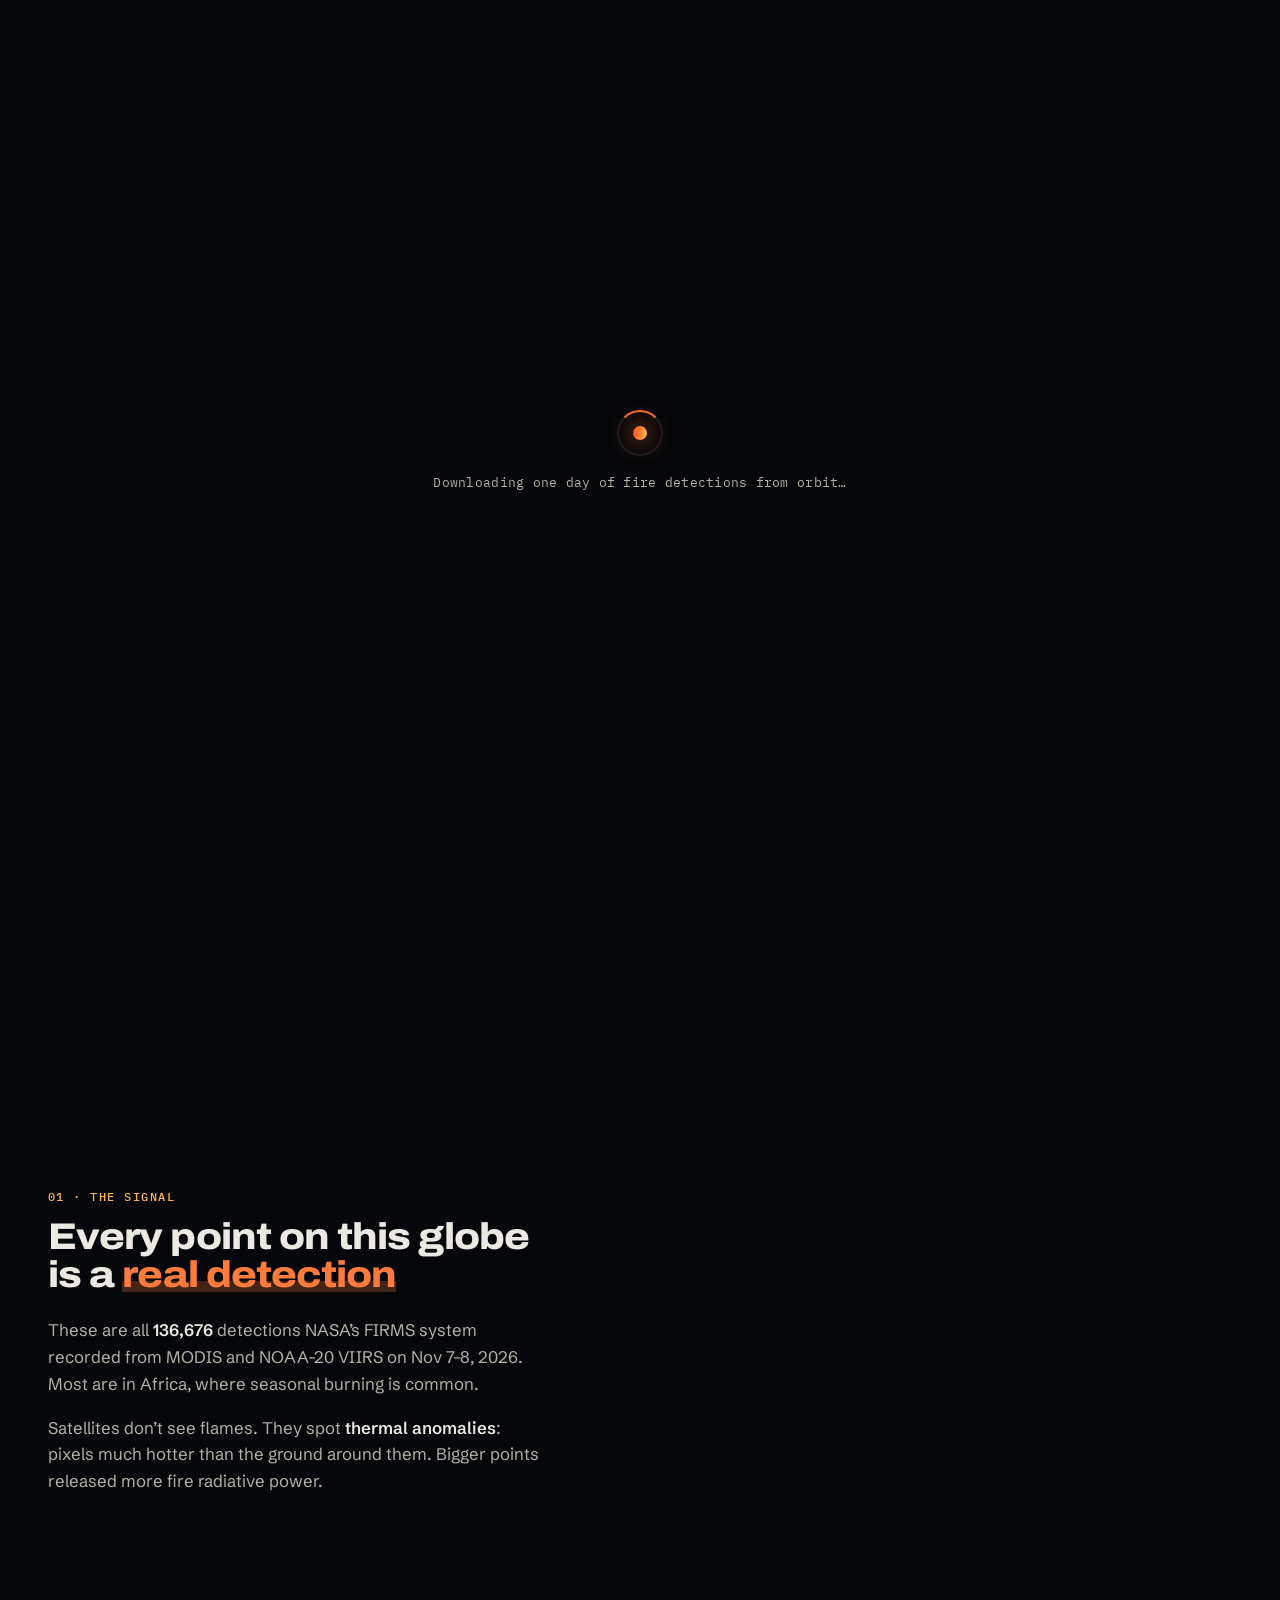
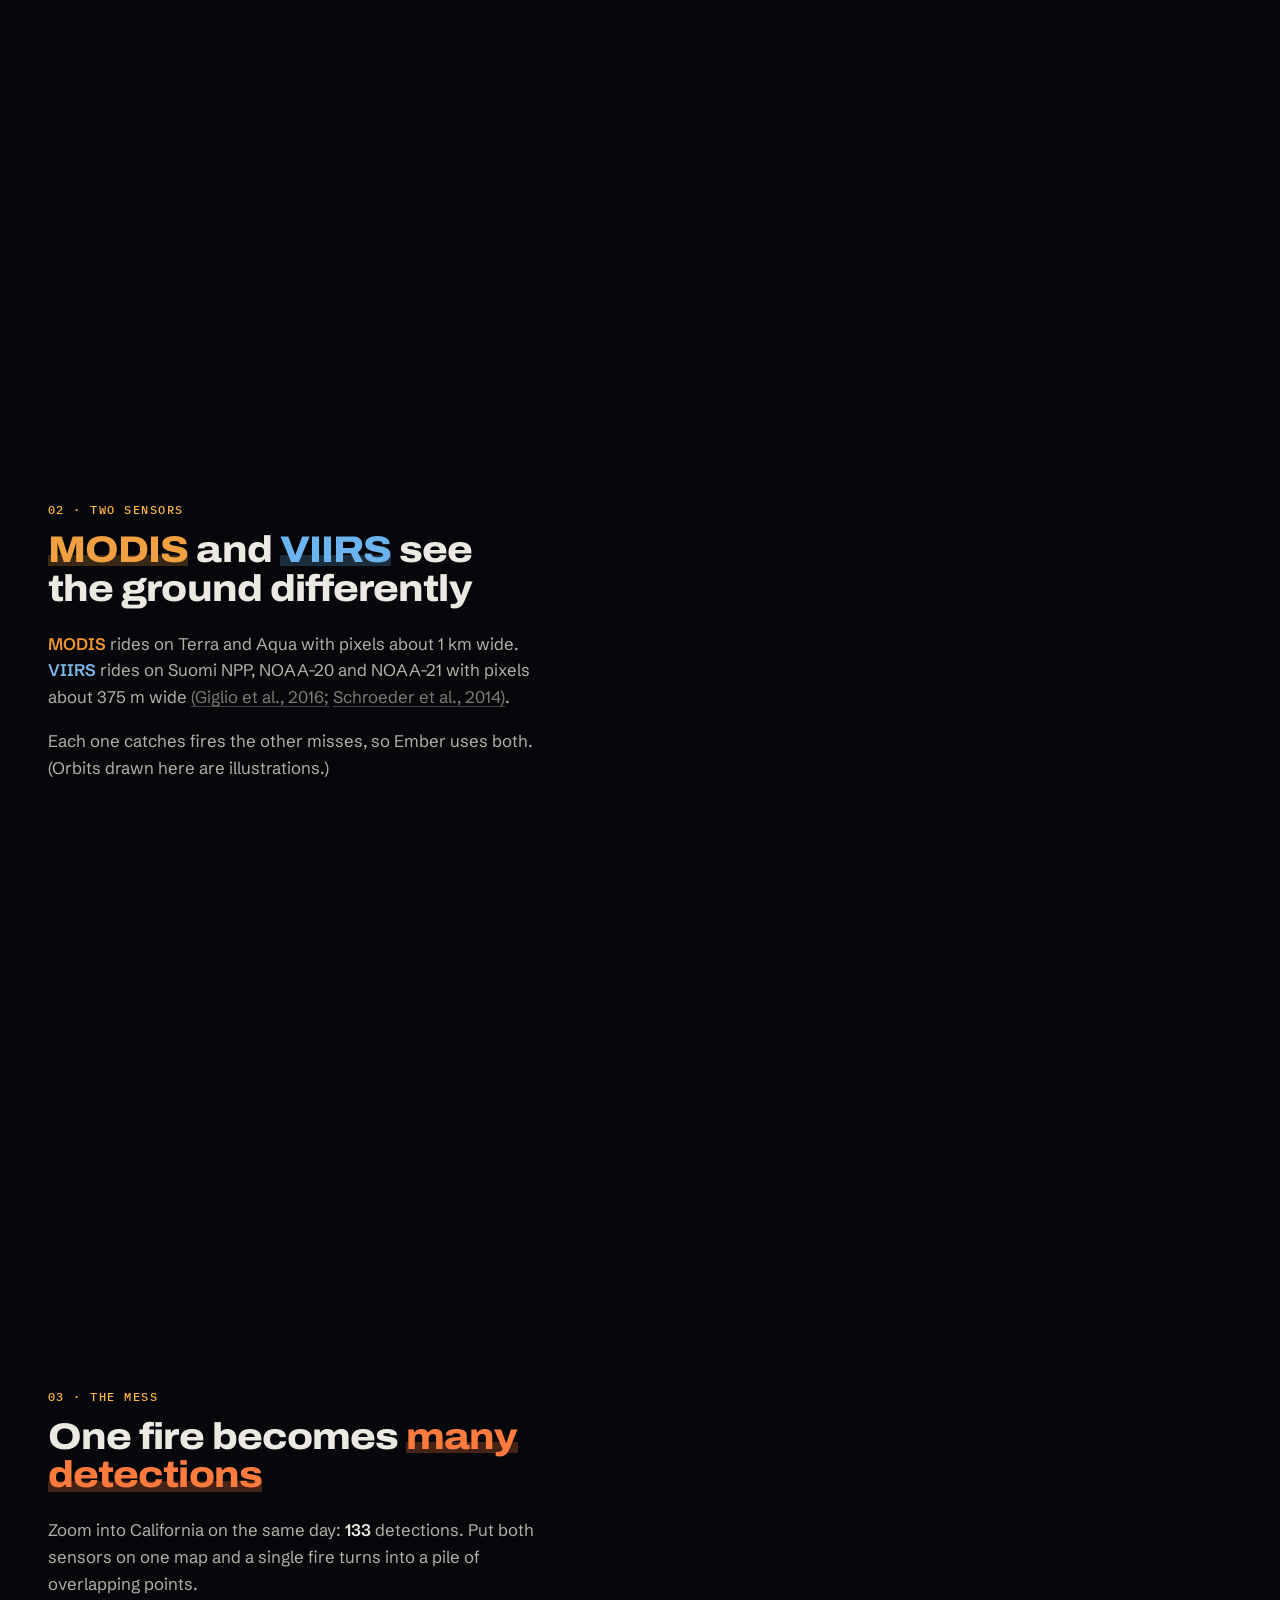
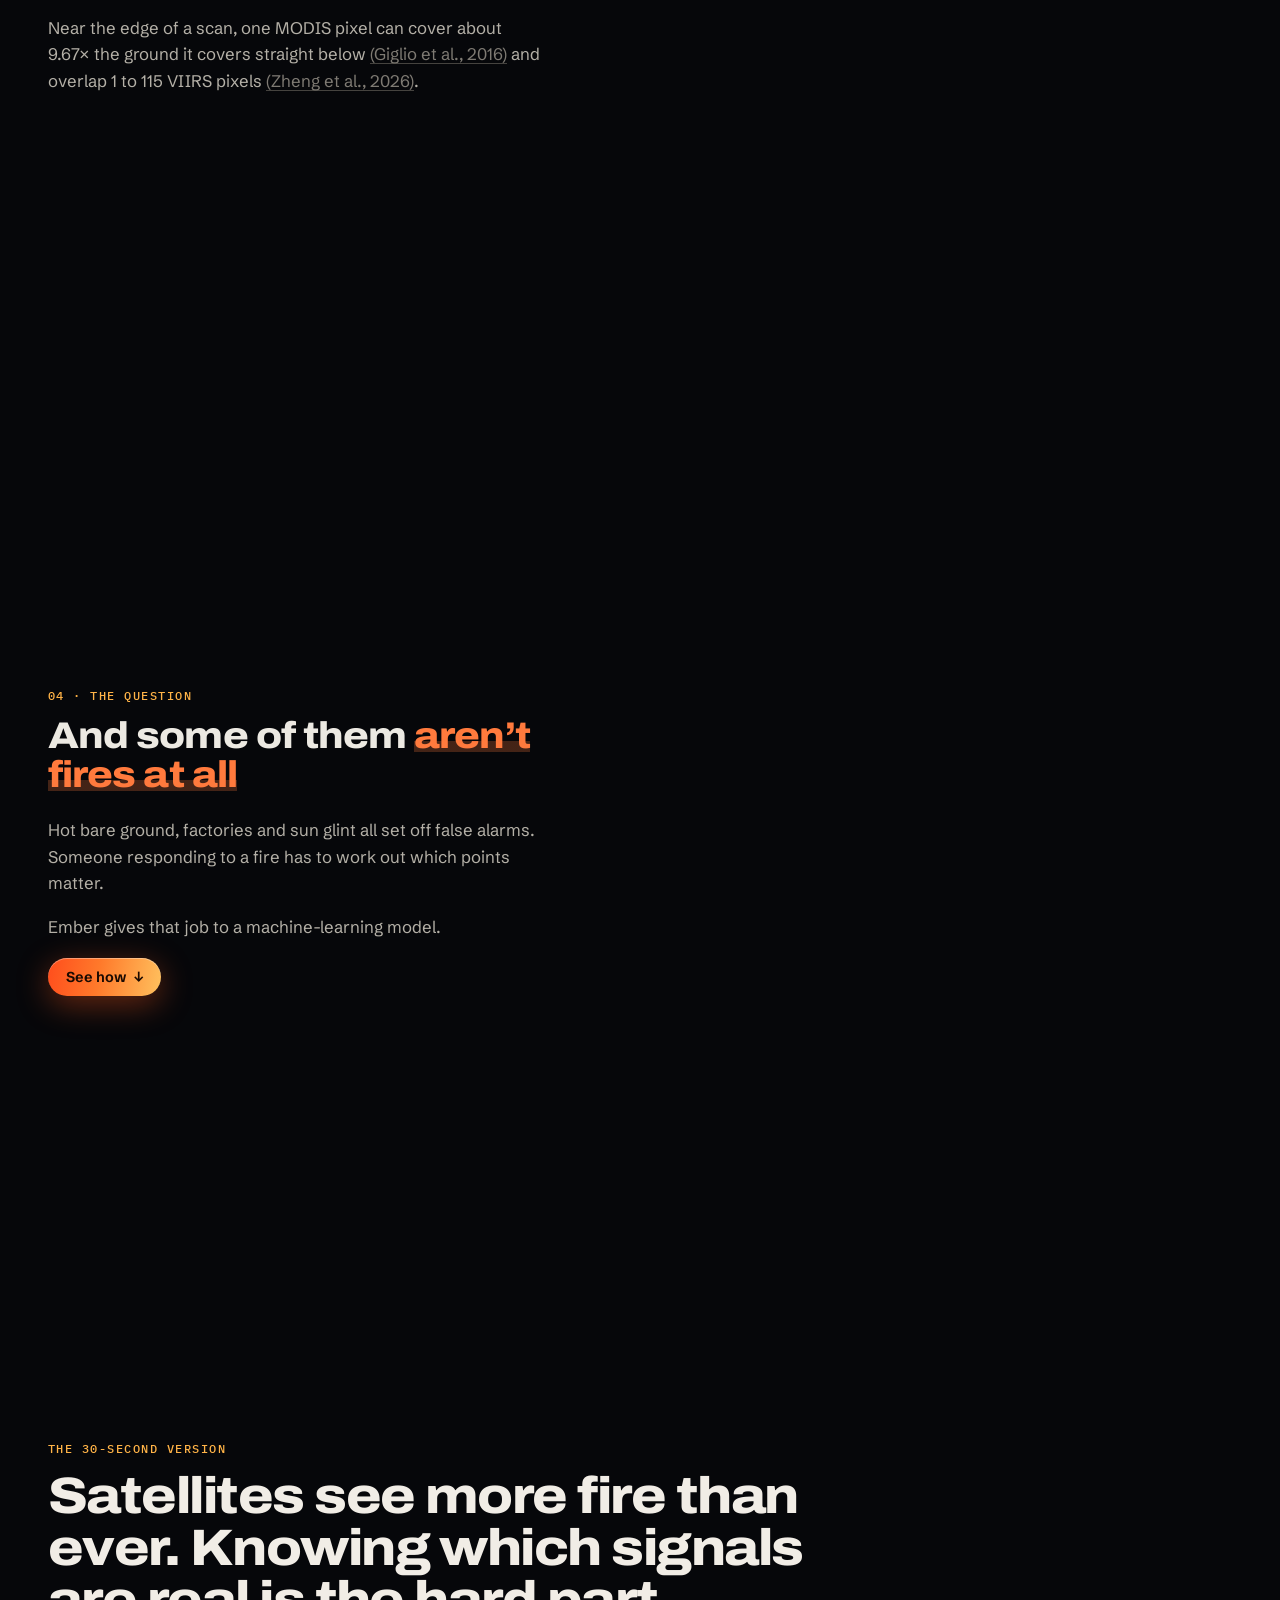
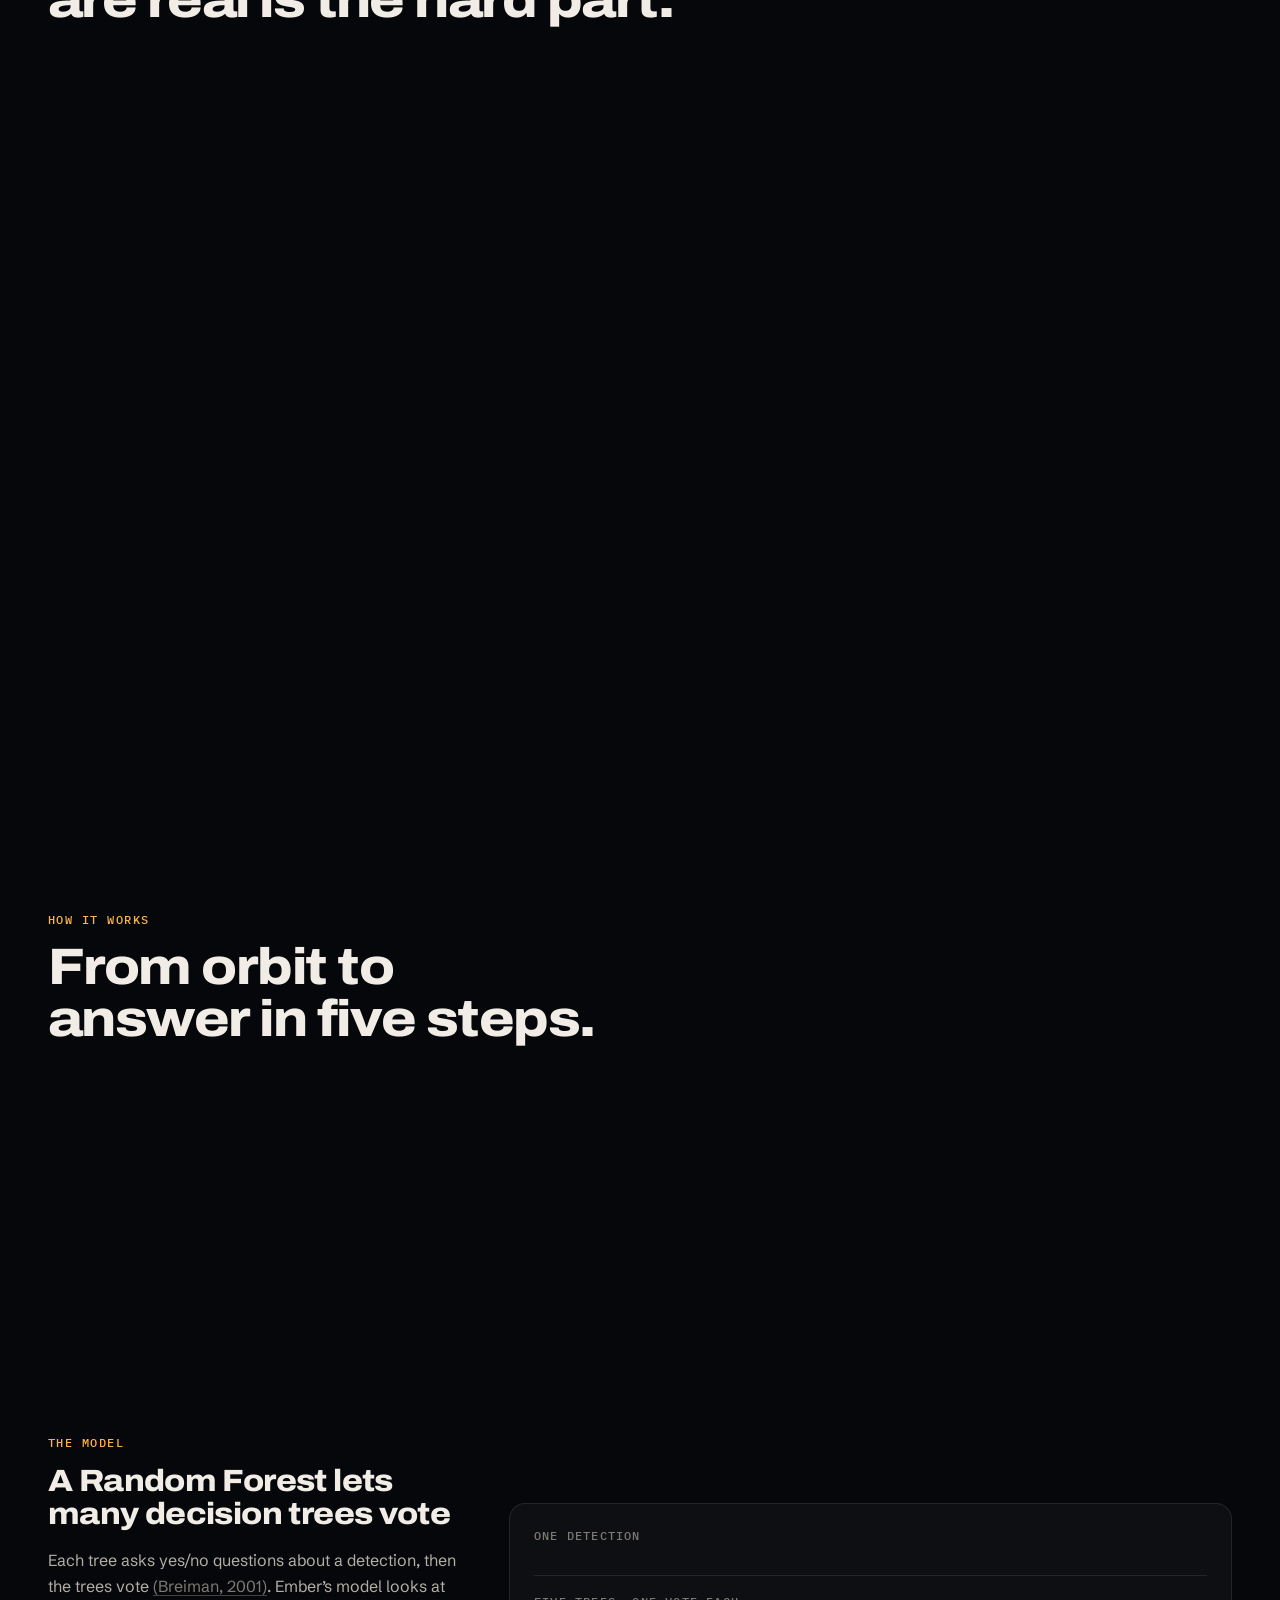
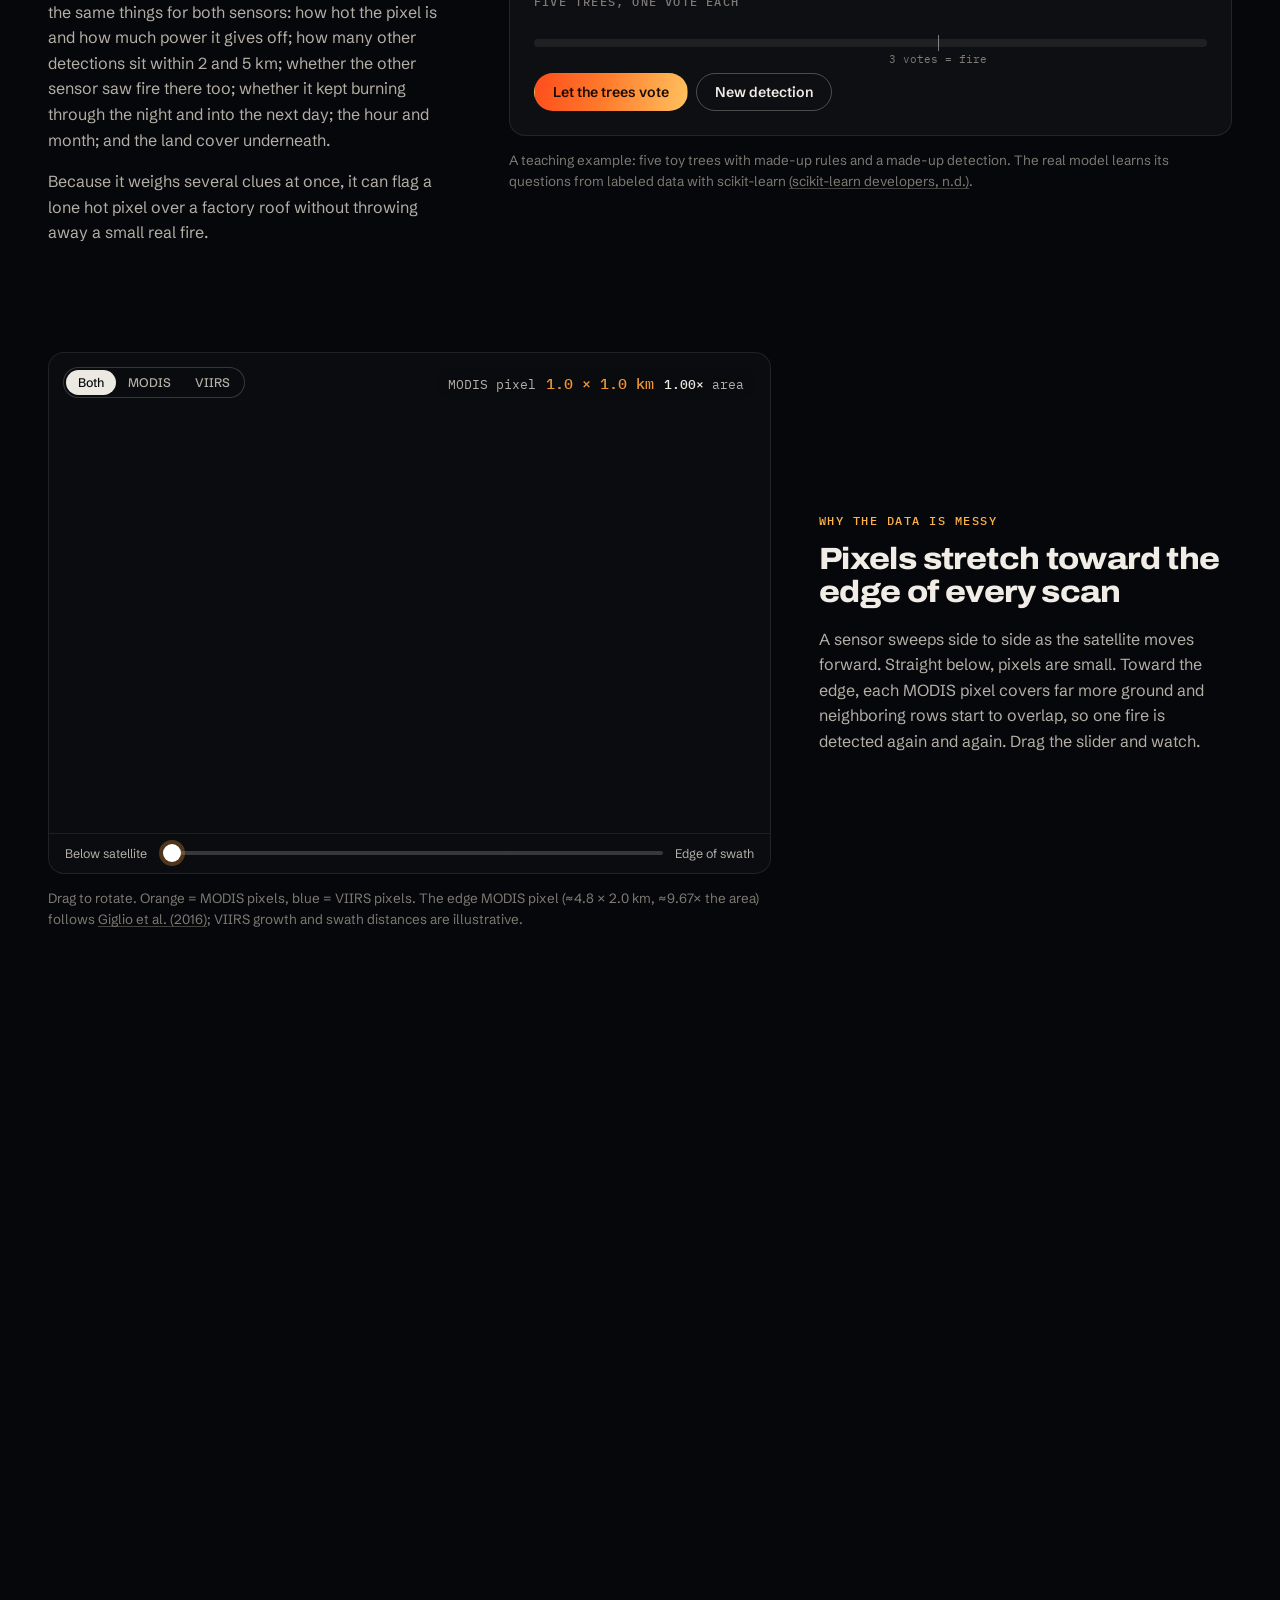
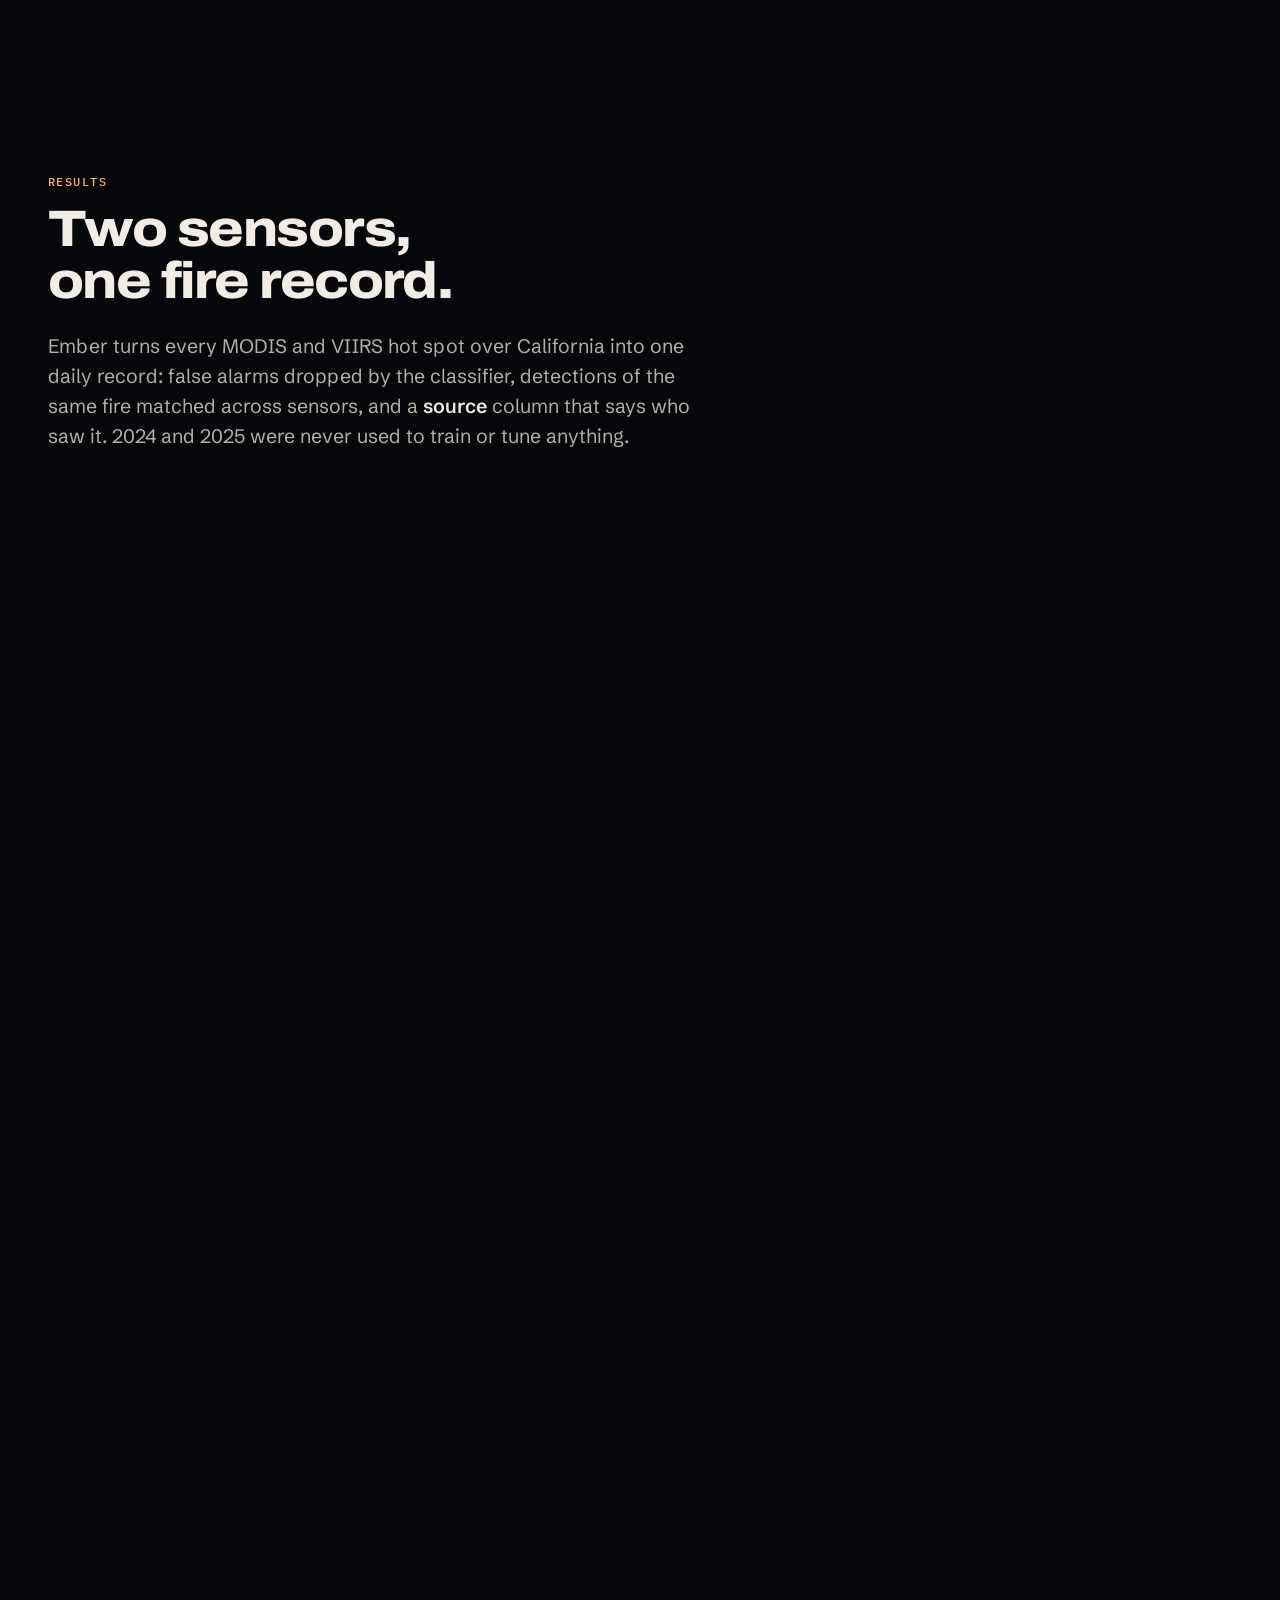
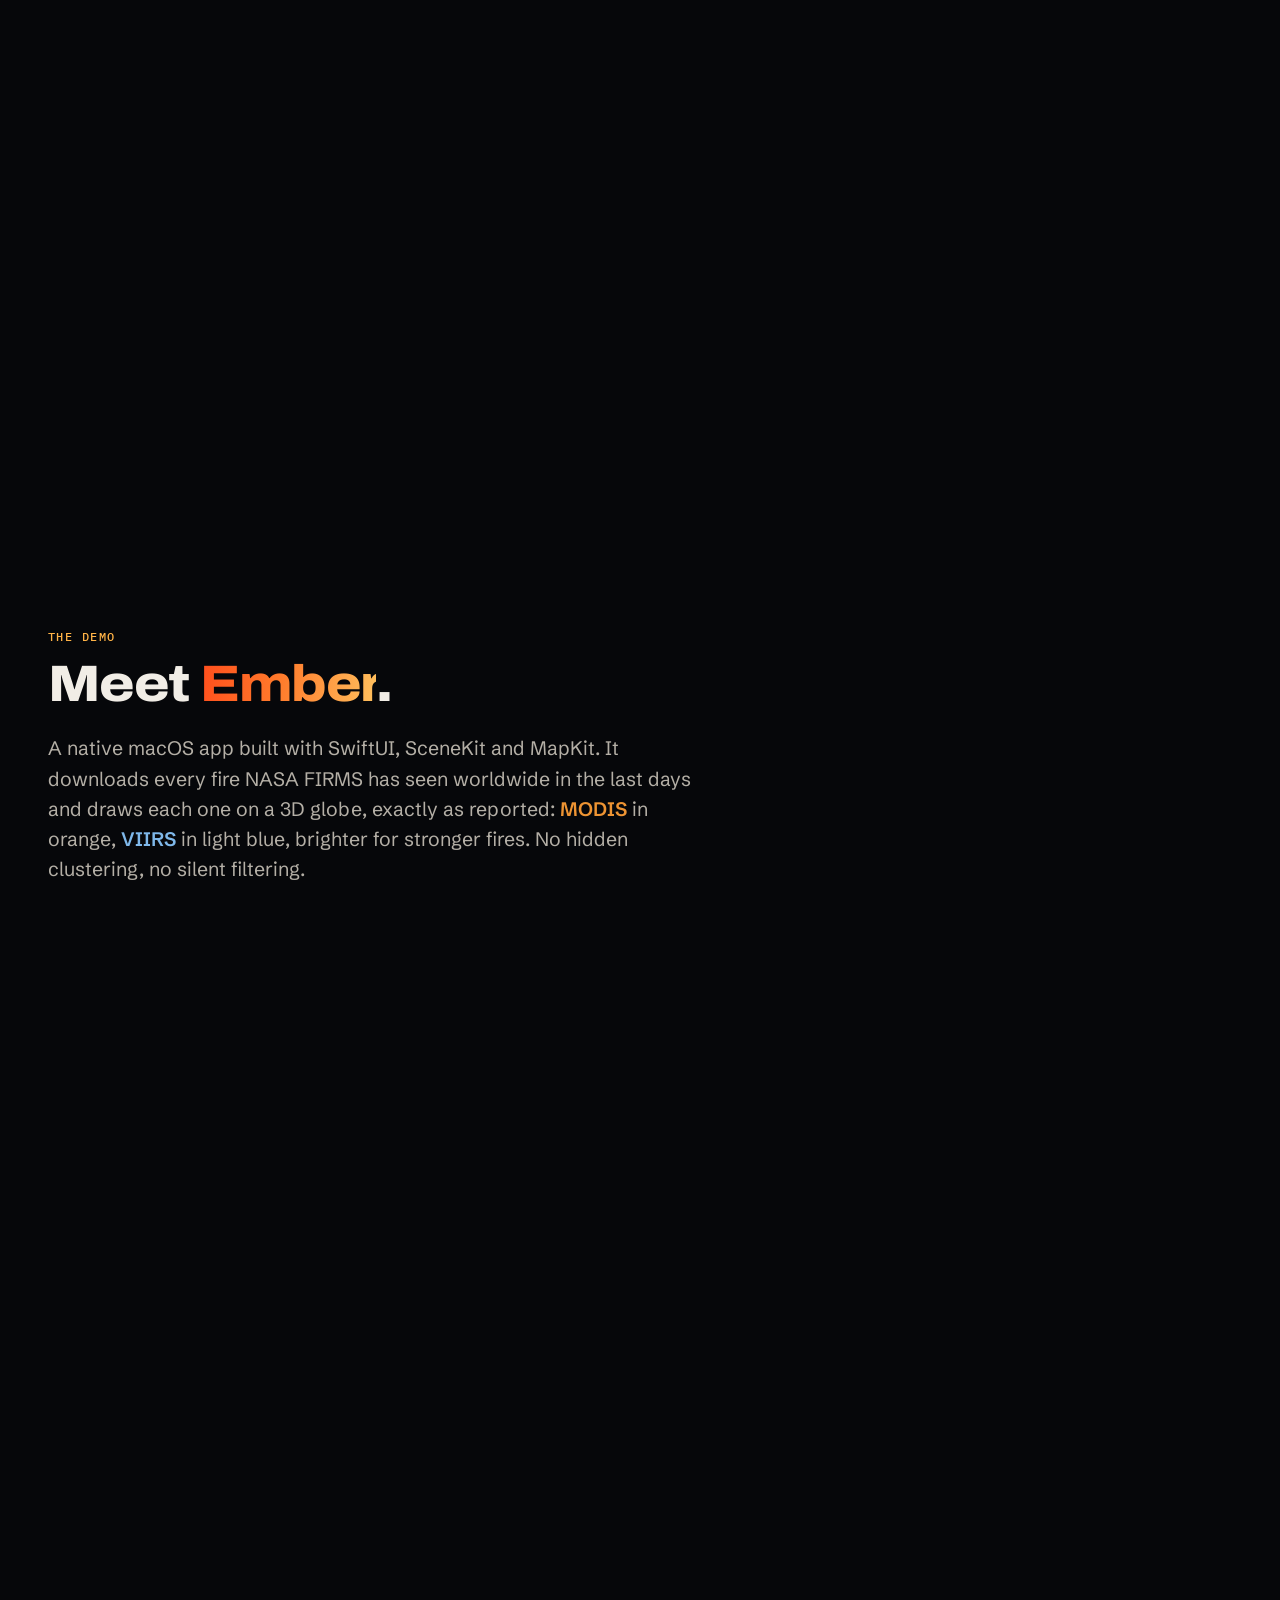
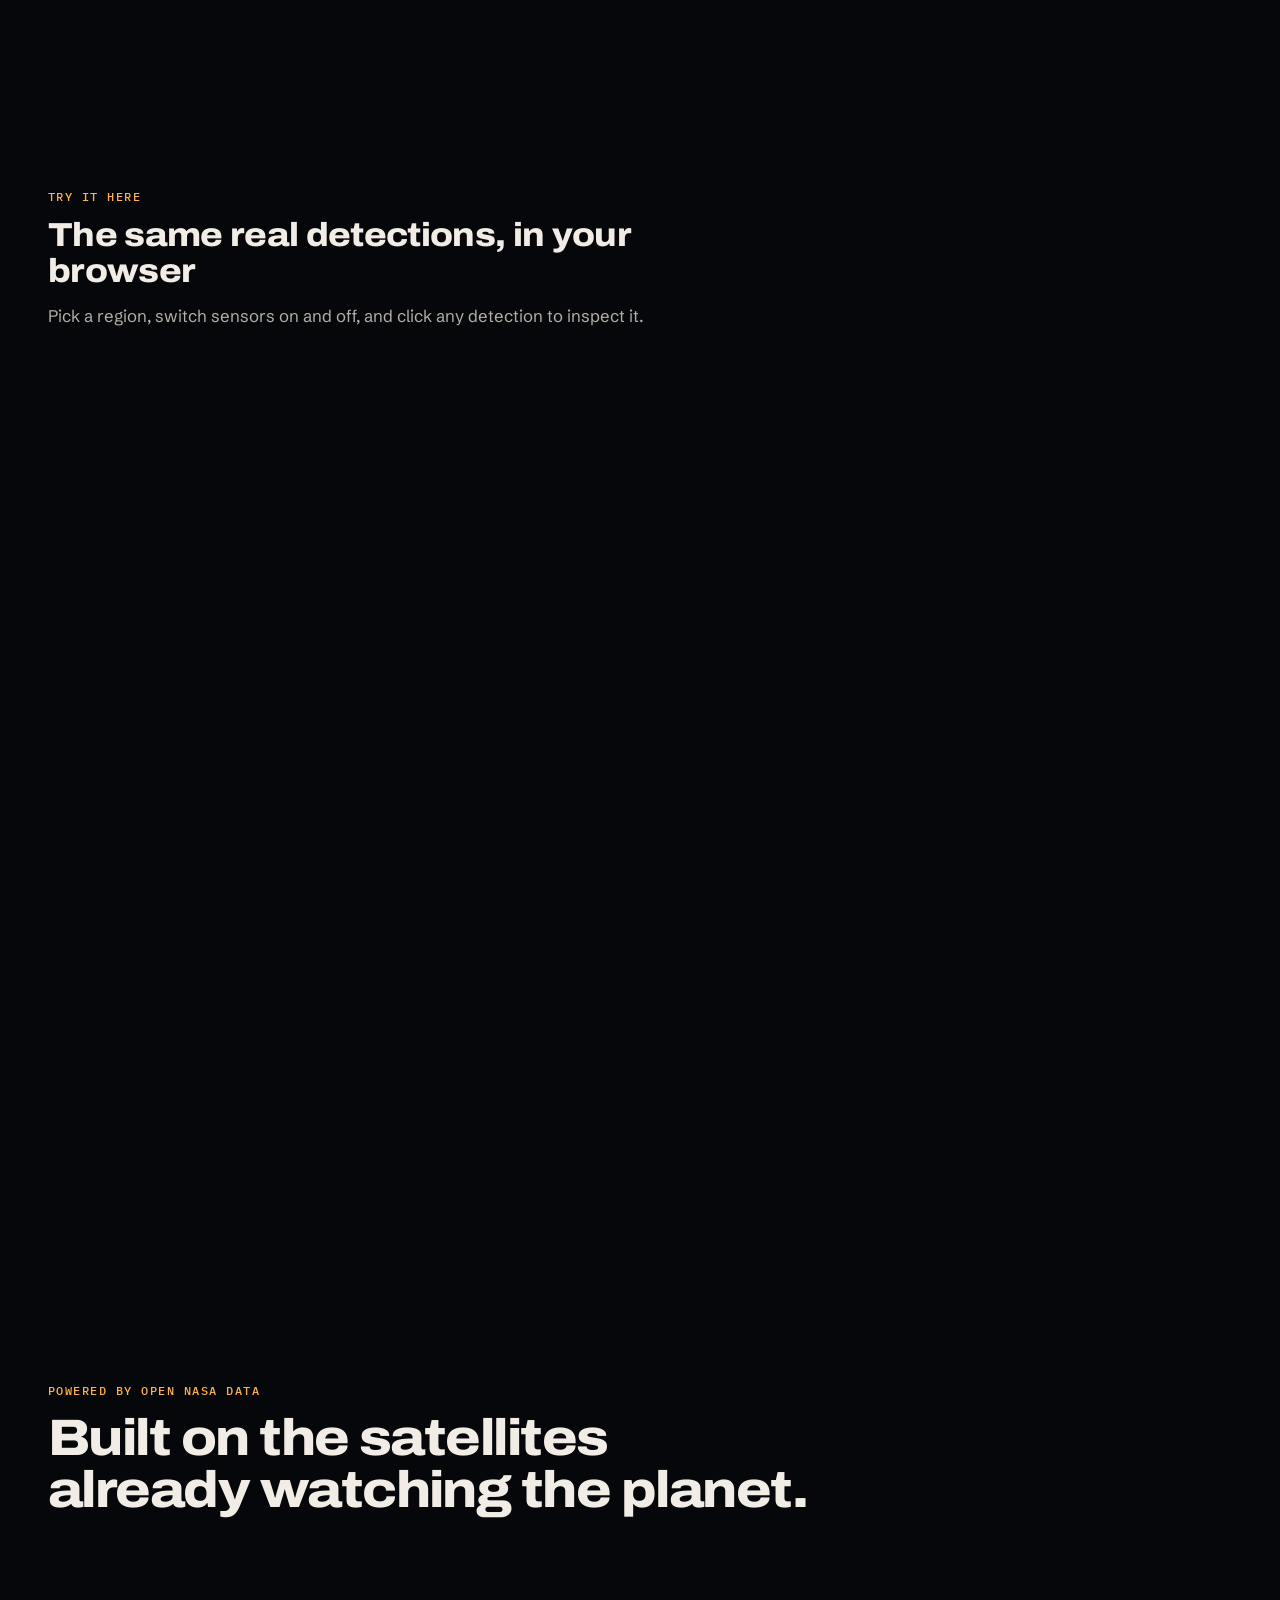
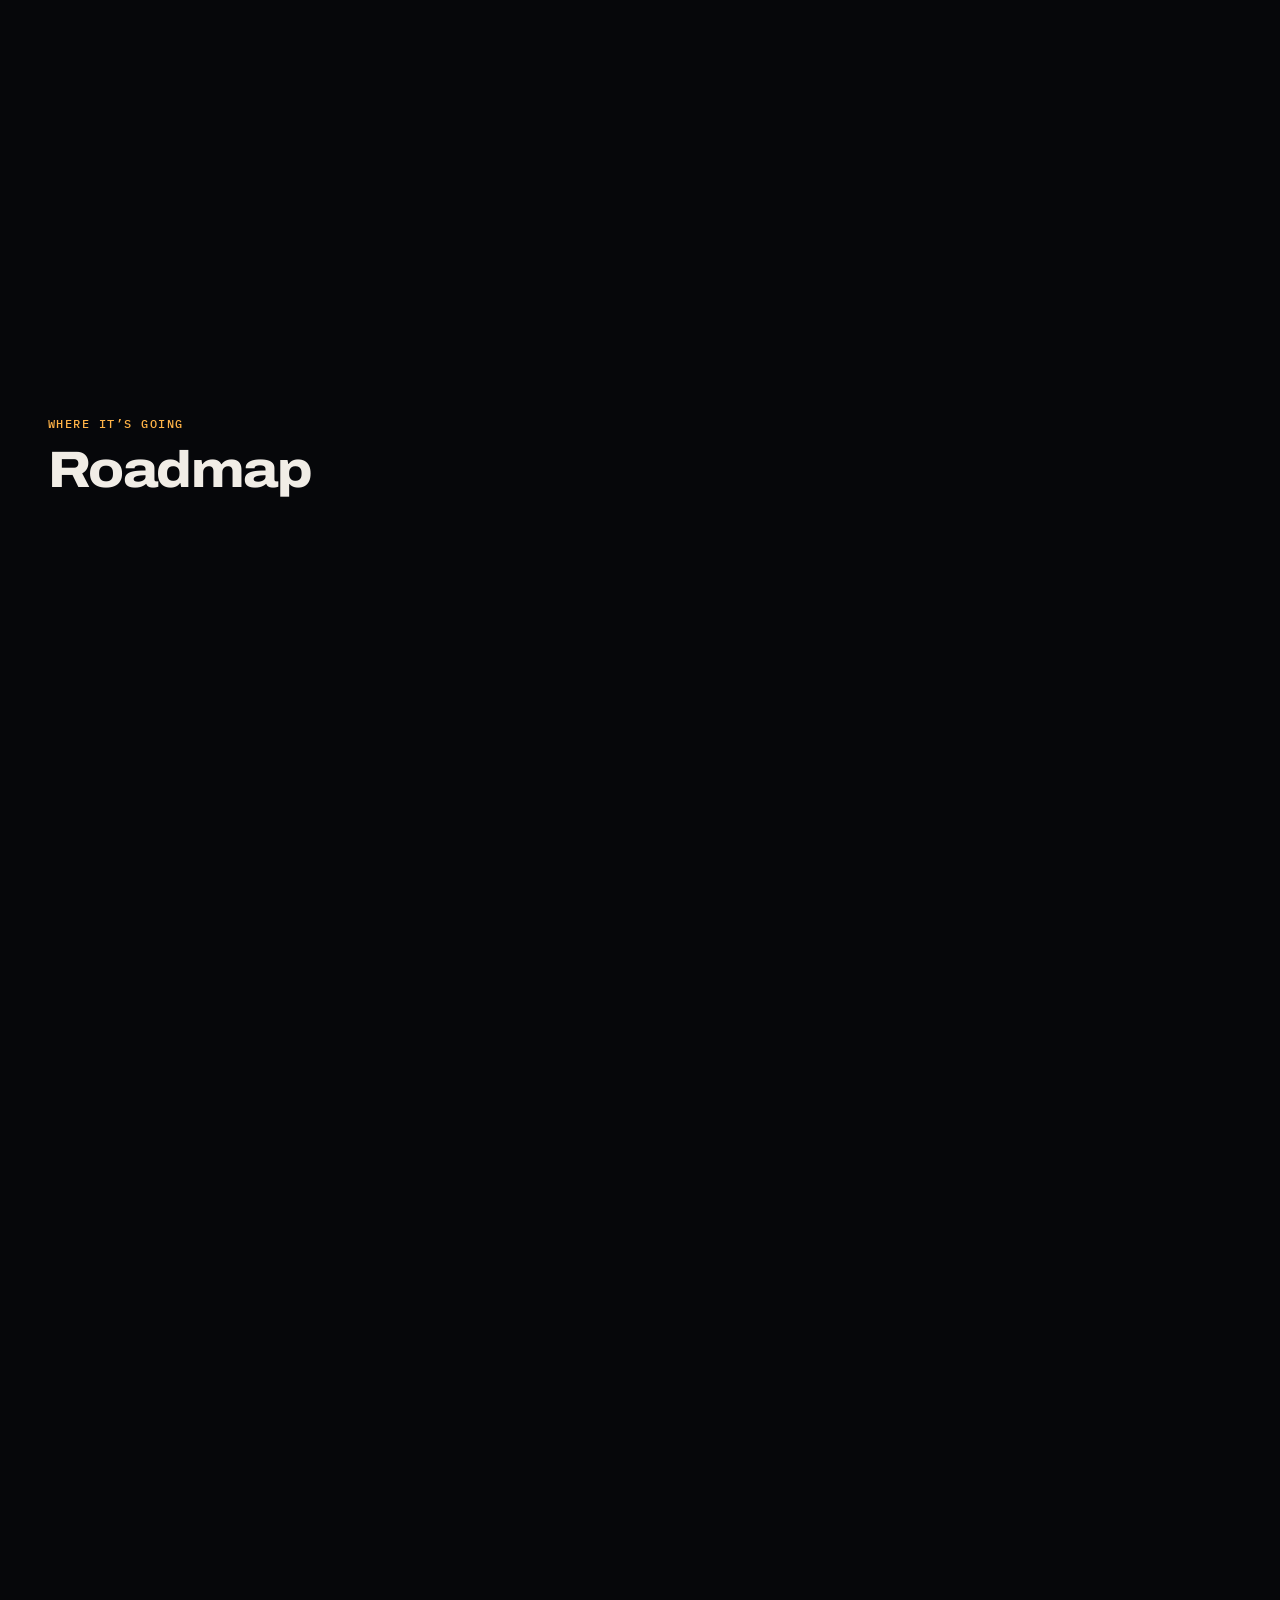
<file: website/index.html>
<!DOCTYPE html>
<html lang="en">
<head>
  <meta charset="utf-8">
  <meta name="viewport" content="width=device-width, initial-scale=1">
  <title>Ember: Finding the real wildfires in NASA satellite data</title>
  <meta name="description" content="In one day, NASA satellites flag over 100,000 hot spots on Earth. Ember combines MODIS and VIIRS detections from NASA FIRMS and uses machine learning to sort real wildfires from false alarms. A NASA Space Apps Challenge project.">
  <meta property="og:title" content="Ember: Finding the real wildfires in NASA satellite data">
  <meta property="og:description" content="136,676 satellite hot spots in a single day. Which ones are real wildfires? Ember uses NASA FIRMS data and a Random Forest to find out.">
  <meta name="theme-color" content="#06070a">
  <link rel="icon" href="favicon.svg" type="image/svg+xml">
  <link rel="preconnect" href="https://fonts.googleapis.com">
  <link rel="preconnect" href="https://fonts.gstatic.com" crossorigin>
  <link href="https://fonts.googleapis.com/css2?family=Archivo:wdth,wght@100..125,500..900&family=Schibsted+Grotesk:ital,wght@0,400..900;1,400..700&family=IBM+Plex+Mono:wght@400;500&display=swap" rel="stylesheet">
  <link rel="stylesheet" href="css/style.css">
  <!-- Start everything the opening globe needs at once, instead of discovering it one file at a time -->
  <link rel="modulepreload" href="js/main.js">
  <link rel="modulepreload" href="js/lib.js">
  <link rel="modulepreload" href="js/globe.js">
  <link rel="modulepreload" href="vendor/three/three.module.min.js">
  <link rel="modulepreload" href="vendor/three/addons/postprocessing/EffectComposer.js">
  <link rel="modulepreload" href="vendor/three/addons/postprocessing/RenderPass.js">
  <link rel="modulepreload" href="vendor/three/addons/postprocessing/UnrealBloomPass.js">
  <link rel="modulepreload" href="vendor/three/addons/postprocessing/OutputPass.js">
  <link rel="preload" href="data/fires.pack" as="fetch" crossorigin>
  <link rel="preload" href="data/land.pack" as="fetch" crossorigin>
  <!-- three.js is stored in vendor/ so the site doesn't depend on another server -->
  <script type="importmap">
    { "imports": { "three": "./vendor/three/three.module.min.js", "three/addons/": "./vendor/three/addons/" } }
  </script>
</head>
<body class="loading story-start">

<a class="skip" href="#problem">Skip to content</a>

<div class="loader" id="loader" aria-hidden="true">
  <div class="loader-mark"><span></span></div>
  <p>Downloading one day of fire detections from orbit…</p>
</div>

<!-- ============ NAVIGATION ============ -->
<header class="nav" id="nav">
  <a class="brand" href="#top"><img src="favicon.svg" alt="" width="22" height="22">Ember</a>
  <nav id="nav-links">
    <a href="#problem">Problem</a>
    <a href="#how">How it works</a>
    <a href="#results">Results</a>
    <a href="#demo">Demo</a>
    <a href="#data">NASA data</a>
    <a href="#team">Team</a>
  </nav>
  <a class="nav-cta" href="app/">Try it out <span aria-hidden="true">→</span></a>
  <button class="nav-toggle" aria-expanded="false" aria-controls="nav-links" aria-label="Open menu"><span></span><span></span></button>
</header>

<main id="top">

<!-- =====================================================
     ACT 1 + 2 · HOOK AND STORY
     A 3D globe stays pinned while these panels scroll.
     Each .step moves the camera (see js/globe.js).
     ===================================================== -->
<section class="story" id="story">
  <div class="stage">
    <canvas id="globe" aria-hidden="true"></canvas>
    <div class="stage-shade stage-shade-hero" aria-hidden="true"></div>
    <div class="stage-shade stage-shade-side" aria-hidden="true"></div>
    <div class="hud" aria-hidden="true">
      <p class="hud-live"><i></i>Real NASA FIRMS data</p>
      <div class="hud-row"><span><i class="g modis"></i>MODIS</span><b id="hud-modis">22,601</b></div>
      <div class="hud-row"><span><i class="g viirs"></i>VIIRS</span><b id="hud-viirs">114,075</b></div>
      <p class="hud-foot" id="hud-date">24-hour global detections</p>
    </div>
    <div class="progress" aria-hidden="true"><i id="story-progress"></i></div>
    <p class="scroll-cue" id="scroll-cue" aria-hidden="true"><span>Scroll to fly in</span><i></i></p>
  </div>

  <div class="steps-wrap">
    <!-- The hook: a counter runs up while the fires switch on across the planet. -->
    <article class="step step-hero" data-step="0">
      <h1 class="hook" id="hook">
        <span class="hook-pre">In one day, NASA satellites flagged</span>
        <span class="hook-num" id="hook-num" data-total="136676">136,676</span>
        <span class="hook-post">hot spots on Earth. <em>Which ones are real wildfires?</em></span>
      </h1>
      <p class="dek"><b>Ember</b> combines every <span class="t-modis">MODIS</span> and <span class="t-viirs">VIIRS</span> detection from NASA FIRMS and uses machine learning to sort real wildfires from false alarms.</p>
      <div class="cta-row">
        <a class="btn-cta" href="#demo">See the demo <span aria-hidden="true">→</span></a>
        <a class="btn-ghost" href="#problem">Read the 30-second version</a>
      </div>
    </article>

    <article class="step" data-step="1">
      <p class="kicker">01 · The signal</p>
      <h2>Every point on this globe is a <em class="hl hl-fire">real detection</em></h2>
      <p>These are all <b id="s1-total">136,676</b> detections NASA’s FIRMS system recorded from MODIS and NOAA-20 VIIRS on <span id="s1-dates">Nov 7–8, 2026</span>. Most are in Africa, where seasonal burning is common.</p>
      <p>Satellites don’t see flames. They spot <b>thermal anomalies</b>: pixels much hotter than the ground around them. Bigger points released more fire radiative power.</p>
    </article>

    <article class="step" data-step="2">
      <p class="kicker">02 · Two sensors</p>
      <h2><em class="hl hl-modis">MODIS</em> and <em class="hl hl-viirs">VIIRS</em> see the ground differently</h2>
      <p><span class="t-modis">MODIS</span> rides on Terra and Aqua with pixels about 1&nbsp;km wide. <span class="t-viirs">VIIRS</span> rides on Suomi NPP, NOAA-20 and NOAA-21 with pixels about 375&nbsp;m wide <a class="cite" href="#ref-giglio">(Giglio et al., 2016;</a> <a class="cite" href="#ref-schroeder">Schroeder et al., 2014)</a>.</p>
      <p>Each one catches fires the other misses, so Ember uses both. (Orbits drawn here are illustrations.)</p>
    </article>

    <article class="step" data-step="3">
      <p class="kicker">03 · The mess</p>
      <h2>One fire becomes <em class="hl hl-fire">many detections</em></h2>
      <p>Zoom into California on the same day: <b id="s3-ca">133</b> detections. Put both sensors on one map and a single fire turns into a pile of overlapping points.</p>
      <p>Near the edge of a scan, one MODIS pixel can cover about 9.67× the ground it covers straight below <a class="cite" href="#ref-giglio">(Giglio et al., 2016)</a> and overlap 1 to 115 VIIRS pixels <a class="cite" href="#ref-zheng">(Zheng et al., 2026)</a>.</p>
    </article>

    <article class="step" data-step="4">
      <p class="kicker">04 · The question</p>
      <h2>And some of them <em class="hl hl-fire">aren’t fires at all</em></h2>
      <p>Hot bare ground, factories and sun glint all set off false alarms. Someone responding to a fire has to work out which points matter.</p>
      <p>Ember gives that job to a machine-learning model.</p>
      <p><a class="btn-cta btn-sm" href="#problem">See how <span aria-hidden="true">↓</span></a></p>
    </article>
  </div>
</section>

<!-- ============ ACT 2 · THE PROBLEM, IN SHORT ============ -->
<section class="block" id="problem">
  <div class="block-head">
    <p class="kicker">The 30-second version</p>
    <h2>Satellites see more fire than ever. Knowing which signals are real is the hard part.</h2>
  </div>

  <div class="brief">
    <article class="brief-card reveal">
      <p class="brief-tag">The problem</p>
      <p>Two NASA sensor families report fires. Combining them catches more, but it also stacks up duplicates and false alarms.</p>
    </article>
    <article class="brief-card brief-main reveal">
      <p class="brief-tag">Our answer</p>
      <p><b>Ember</b> puts MODIS and VIIRS detections on one map, exactly as reported, and uses a Random Forest to label each one as a real fire or a false alarm.</p>
    </article>
    <article class="brief-card reveal">
      <p class="brief-tag">NASA data</p>
      <p>Live and archived active-fire detections from the NASA FIRMS API: MODIS on Terra and Aqua, and VIIRS on NOAA-20.</p>
    </article>
  </div>

  <div class="stat-grid">
    <article class="stat-card reveal">
      <p class="stat-num"><span data-count="136676">0</span></p>
      <p class="stat-label">detections worldwide in a single 24-hour NASA FIRMS file</p>
      <p class="stat-src">Source: NASA FIRMS, Nov 7–8, 2026</p>
    </article>
    <article class="stat-card reveal">
      <p class="stat-num"><span data-count="54.44">0</span><small>%</small></p>
      <p class="stat-label">of small fires (under 30 MW) caught, even with MODIS and VIIRS combined</p>
      <p class="stat-src"><a class="cite" href="#ref-zheng">Zheng et al., 2026</a></p>
    </article>
    <article class="stat-card reveal">
      <p class="stat-num"><span data-count="115">0</span><small>×</small></p>
      <p class="stat-label">VIIRS pixels that a single stretched MODIS pixel can overlap</p>
      <p class="stat-src"><a class="cite" href="#ref-zheng">Zheng et al., 2026</a></p>
    </article>
  </div>

  <figure class="fig fig-bars card reveal" aria-labelledby="fig1">
    <p class="card-title">Small-fire detection rate, North America</p>
    <div class="bars">
      <div class="bar" style="--v:26.76"><span class="bar-label">MODIS</span><span class="bar-track"><span class="bar-fill modis"></span></span><span class="bar-val">26.76%</span></div>
      <div class="bar" style="--v:44.25"><span class="bar-label">VIIRS</span><span class="bar-track"><span class="bar-fill viirs"></span></span><span class="bar-val">44.25%</span></div>
      <div class="bar" style="--v:54.44"><span class="bar-label">Combined</span><span class="bar-track"><span class="bar-fill both"></span></span><span class="bar-val">54.44%</span></div>
      <div class="bar-axis"><span>0%</span><span>25%</span><span>50%</span><span>75%</span><span>100%</span></div>
    </div>
    <figcaption id="fig1">Fires under 30 MW detected, compared with Landsat fire observations. Combining sensors helps, which is why Ember uses both. Published figures from <a class="cite" href="#ref-zheng">Zheng et al. (2026)</a>.</figcaption>
  </figure>
</section>

<!-- ============ ACT 2 · HOW IT WORKS ============ -->
<section class="block" id="how">
  <div class="block-head">
    <p class="kicker">How it works</p>
    <h2>From orbit to answer in five steps.</h2>
  </div>

  <ol class="pipeline">
    <li class="reveal"><span class="p-num">1</span><h3>Fetch</h3><p>Request MODIS and VIIRS detections for the whole world, or any area, for up to 10 days from the FIRMS API.</p></li>
    <li class="reveal"><span class="p-num">2</span><h3>Parse</h3><p>Turn each CSV row into a typed detection with location, time, brightness and fire power.</p></li>
    <li class="reveal"><span class="p-num">3</span><h3>Harmonize</h3><p>Match MODIS and VIIRS detections of the same fire by pixel footprint, a 6-hour window and confidence, and merge them into one daily record.</p></li>
    <li class="reveal"><span class="p-num">4</span><h3>Classify</h3><p>A Random Forest gives every detection a probability that it is a real wildfire.</p></li>
    <li class="reveal"><span class="p-num">5</span><h3>Show &amp; share</h3><p>Draw it on a 3D globe and a map, inspect any detection, and export it for analysis.</p></li>
  </ol>

  <!-- The model -->
  <div class="dive">
    <div class="dive-text">
      <p class="kicker">The model</p>
      <h3>A Random Forest lets many decision trees vote</h3>
      <p>Each tree asks yes/no questions about a detection, then the trees vote <a class="cite" href="#ref-breiman">(Breiman, 2001)</a>. Ember’s model looks at the same things for both sensors: how hot the pixel is and how much power it gives off; how many other detections sit within 2 and 5&nbsp;km; whether the other sensor saw fire there too; whether it kept burning through the night and into the next day; the hour and month; and the land cover underneath.</p>
      <p>Because it weighs several clues at once, it can flag a lone hot pixel over a factory roof without throwing away a small real fire.</p>
    </div>
    <figure class="fig rf" id="rf">
      <div class="rf-box">
        <p class="card-title">One detection</p>
        <dl class="rf-card" id="rf-card" aria-live="polite"></dl>
        <p class="card-title rf-sub">Five trees, one vote each</p>
        <div class="rf-trees" id="rf-trees"></div>
        <div class="rf-tally" aria-hidden="true"><i id="rf-tally"></i><span>3 votes = fire</span></div>
        <p class="rf-verdict" id="rf-verdict"></p>
        <div class="rf-actions">
          <button class="btn" id="rf-run">Let the trees vote</button>
          <button class="btn btn-quiet" id="rf-new">New detection</button>
        </div>
      </div>
      <figcaption>A teaching example: five toy trees with made-up rules and a made-up detection. The real model learns its questions from labeled data with scikit-learn <a class="cite" href="#ref-sklearn">(scikit-learn developers, n.d.)</a>.</figcaption>
    </figure>
  </div>

  <!-- Why duplicates happen (3D) -->
  <div class="dive dive-flip">
    <div class="dive-text">
      <p class="kicker">Why the data is messy</p>
      <h3>Pixels stretch toward the edge of every scan</h3>
      <p>A sensor sweeps side to side as the satellite moves forward. Straight below, pixels are small. Toward the edge, each MODIS pixel covers far more ground and neighboring rows start to overlap, so one fire is detected again and again. Drag the slider and watch.</p>
    </div>
    <figure class="fig" id="scan-viz">
      <div class="plate">
        <canvas id="scan-canvas" aria-label="3D illustration of a satellite scanning the ground. MODIS pixels become much larger toward the edge of the scan, while VIIRS pixels grow much less."></canvas>
        <div class="plate-hud">
          <div class="seg" role="group" aria-label="Which sensor to show">
            <button data-show="both" class="on">Both</button><button data-show="modis">MODIS</button><button data-show="viirs">VIIRS</button>
          </div>
          <div class="readout"><span>MODIS pixel</span> <b id="scan-size">1.0 × 1.0 km</b> <span><b id="scan-area">1.00×</b> area</span></div>
        </div>
        <label class="plate-slider">
          <span>Below satellite</span>
          <input type="range" id="scan-slider" min="0" max="1000" value="0" aria-label="Position across the swath, from directly below the satellite to the edge">
          <span>Edge of swath</span>
        </label>
      </div>
      <figcaption>Drag to rotate. Orange = MODIS pixels, blue = VIIRS pixels. The edge MODIS pixel (≈4.8 × 2.0 km, ≈9.67× the area) follows <a class="cite" href="#ref-giglio">Giglio et al. (2016)</a>; VIIRS growth and swath distances are illustrative.</figcaption>
    </figure>
  </div>

  <!-- How the model is tested -->
  <div class="test card reveal">
    <div>
      <p class="kicker">How we test it</p>
      <h3>Scored against fires that really happened</h3>
      <p>The model trains on four years of California fires, every month, and is scored on two years it has never seen, using CAL FIRE’s mapped fire perimeters as the answer key.</p>
      <dl class="results">
        <div><dt>186<small>/205</small></dt><dd>CAL FIRE fires caught in 2024, a year it never saw (168 of 185 in 2025)</dd></div>
        <div><dt>99%</dt><dd>of real fire detections kept in 2024 and 2025</dd></div>
        <div><dt>75<small>/93</small></dt><dd>off-season fires caught (Nov–May), including Palisades and Eaton; the first model caught 18</dd></div>
        <div><dt>86%</dt><dd>of non-wildfire detections removed in 2024, at 92% precision</dd></div>
      </dl>
      <p class="results-note">Trained and tested in California only. Outside fire season and outside California it lets more farm and prescribed burns through, so treat its wildfire scores there as a rough guide.</p>
    </div>
    <ol class="mini-steps">
      <li>Every MODIS + VIIRS detection in California, every month, 2020 to 2025</li>
      <li>Answer key: CAL FIRE fire perimeters, with one pixel of tolerance</li>
      <li>Train and tune on 2020–2023, one year held out at a time; test once on 2024 and 2025, which it never saw</li>
      <li>In fire season (Jun–Oct): <b>99.2%</b> recall (of real fire detections, how many were kept) and <b>94–95%</b> precision (of everything flagged as fire, how much really was)</li>
      <li>Live, 6–13 Nov 2026: <b>7 of 12</b> wildfires burning in the US caught, but 42% of prescribed-burn detections kept too</li>
    </ol>
  </div>
</section>

<!-- ============ RESULTS · THE HARMONIZED RECORD ============ -->
<section class="block" id="results">
  <div class="block-head">
    <p class="kicker">Results</p>
    <h2>Two sensors, one fire record.</h2>
    <p class="lead">Ember turns every MODIS and VIIRS hot spot over California into one daily record: false alarms dropped by the classifier, detections of the same fire matched across sensors, and a <b>source</b> column that says who saw it. 2024 and 2025 were never used to train or tune anything.</p>
  </div>

  <div class="stat-grid">
    <article class="stat-card reveal">
      <p class="stat-num"><span>40→73</span><small>%</small></p>
      <p class="stat-label">of detections confirmed by the other sensor, before and after harmonization (California 2024; 42→81% in 2025)</p>
      <p class="stat-src">Match rate · ml/outputs/harmonized/results.json</p>
    </article>
    <article class="stat-card reveal">
      <p class="stat-num"><span>13→21</span><small>%</small></p>
      <p class="stat-label">of ~1 km fire cell-days that both sensors report (2024; 14→27% in 2025)</p>
      <p class="stat-src">Fire-map overlap · results.json</p>
    </article>
    <article class="stat-card reveal">
      <p class="stat-num"><span>62→92</span><small>%</small></p>
      <p class="stat-label">of detections that fall inside a CAL FIRE fire perimeter, raw vs harmonized (2024)</p>
      <p class="stat-src">Checked against CAL FIRE FRAP perimeters</p>
    </article>
  </div>

  <figure class="fig card fig-img reveal">
    <img src="img/agreement.png" width="2000" height="920" loading="lazy" alt="Bar chart. Match rate between MODIS and VIIRS rises from 40% to 73% in California 2024 and from 42% to 81% in 2025 after harmonization. Fire-map overlap rises from 13% to 21% in 2024 and from 14% to 27% in 2025.">
    <figcaption><b>Before</b> = raw FIRMS products overlaid on the same ~1 km cell and day. <b>After</b> = the harmonized record. The matching rules alone take 2024 from 40% to 57%; dropping false alarms takes it to 73%.</figcaption>
    <details class="table-view">
      <summary>Show as a table</summary>
      <table>
        <thead><tr><th>California</th><th>Match rate before</th><th>after</th><th>Fire-map overlap before</th><th>after</th></tr></thead>
        <tbody>
          <tr><td>2024</td><td>40.1%</td><td>73.3%</td><td>12.8%</td><td>21.5%</td></tr>
          <tr><td>2025</td><td>41.8%</td><td>81.1%</td><td>13.7%</td><td>27.3%</td></tr>
        </tbody>
      </table>
    </details>
  </figure>

  <!-- Case study -->
  <div class="case reveal">
    <div class="case-text">
      <p class="kicker">Case study · Park Fire, July 2024</p>
      <h3>VIIRS alone missed the first five days. The harmonized record didn’t.</h3>
      <p>The Park Fire burned 429,603 acres in Butte and Tehama counties, California’s fourth-largest fire. Suomi NPP VIIRS has <b>no California data from 24 to 28 July</b>, the fire’s fastest days.</p>
      <ul class="case-facts">
        <li><b>15:33 PDT, 24 July:</b> Aqua MODIS sees the fire. Raw VIIRS alone first sees it on <b>29 July</b>.</li>
        <li><b>First week:</b> raw VIIRS marks 170 ~1 km cells as burning; the harmonized record marks <b>1,270</b>.</li>
        <li><b>The tail:</b> on 10, 12, 15 and 17 August only VIIRS’s 375 m pixels still find the smouldering edges.</li>
        <li><b>Fire days covered:</b> MODIS 19, VIIRS 18, harmonized <b>23</b>.</li>
      </ul>
    </div>
    <figure class="fig fig-img">
      <img src="img/park_fire.png" width="2400" height="1240" loading="lazy" alt="Left: map of the Park Fire perimeter filled with about 1 km cells, most orange (seen by MODIS only), the northeast arm green (both sensors) and a few blue (VIIRS only). Right: stacked daily bars of fire cells from 24 July to 20 August 2024; the first five days are all MODIS because Suomi NPP VIIRS has no data, later days mix both sensors, and from 10 August only VIIRS still sees fire.">
      <figcaption>Each ~1 km cell is coloured by which sensors ever saw fire there. Data: NASA FIRMS, CAL FIRE FRAP. Made by <code>ml/case_study.py</code>.</figcaption>
    </figure>
  </div>

  <!-- Harmonized fire calendar -->
  <div class="cal card reveal" id="cal">
    <div class="cal-head">
      <div>
        <p class="kicker">Harmonized fire calendar</p>
        <h3>Every day of fire in California, from both sensors</h3>
        <p id="cal-summary" class="cal-summary"></p>
        <p id="cal-agree" class="cal-summary"></p>
      </div>
      <div class="seg" id="cal-years" role="group" aria-label="Choose a year"></div>
    </div>
    <p id="cal-status" class="cal-summary">Loading the harmonized record…</p>
    <div class="cal-body">
      <div class="cal-left">
        <div class="cal-scroll">
          <svg id="cal-grid" tabindex="0" role="application" aria-label="Calendar of days. Use the arrow keys to move between days; the selected day is described below and drawn on the map."></svg>
        </div>
        <div class="cal-legend" id="cal-legend"></div>
        <div class="cal-live" id="cal-live" aria-live="polite"></div>
      </div>
      <figure class="cal-mapbox">
        <p class="card-title" id="cal-map-title"></p>
        <canvas id="cal-map" role="img"></canvas>
        <div class="cal-map-legend" id="cal-map-legend"></div>
      </figure>
    </div>
    <div class="cal-tip" id="cal-tip" hidden></div>
    <p class="cal-foot">Click a day to map it. The full record is one CSV per year with a <code>source</code> column (MODIS, VIIRS or MODIS+VIIRS): <a href="https://github.com/rishabreddy0809/Ember_Wildfires/blob/main/ml/outputs/harmonized/harmonized_fires_2024.csv">2024</a> · <a href="https://github.com/rishabreddy0809/Ember_Wildfires/blob/main/ml/outputs/harmonized/harmonized_fires_2025.csv">2025</a>.</p>
  </div>

  <!-- Weak spots -->
  <div class="weak card reveal">
    <p class="kicker">Known weak spots</p>
    <h3>What the harmonized record still gets wrong</h3>
    <ul>
      <li><b>Off-season false alarms.</b> The year-round classifier now keeps winter fires like Palisades and Eaton, but about half of what it keeps from November to May is a farm or prescribed burn, not a mapped wildfire. Outside California, where it has no land-cover or burn-history data, it is less selective still.</li>
      <li><b>Small fires are missed.</b> Of 394 fires under 100 acres in 2024, raw MODIS saw 54, raw VIIRS 73 and the harmonized record 84.</li>
      <li><b>Part of the agreement gain is built in.</b> One classifier input is “did the other sensor see fire nearby?”, so the perimeter check is the independent evidence.</li>
      <li><b>Outages and timing.</b> On VIIRS outage days the record is MODIS alone. No satellite passes between about 14:00 and 22:30, so evening fires are first seen at night.</li>
    </ul>
  </div>
</section>

<!-- ============ ACT 3 · THE DEMO ============ -->
<section class="block" id="demo">
  <div class="block-head">
    <p class="kicker">The demo</p>
    <h2>Meet <span class="grad">Ember</span>.</h2>
    <p class="lead">A native macOS app built with SwiftUI, SceneKit and MapKit. It downloads every fire NASA FIRMS has seen worldwide in the last days and draws each one on a 3D globe, exactly as reported: <span class="t-modis">MODIS</span> in orange, <span class="t-viirs">VIIRS</span> in light blue, brighter for stronger fires. No hidden clustering, no silent filtering.</p>
  </div>

  <figure class="shot reveal">
    <img src="img/ember-app.jpg" srcset="img/ember-app-1200.jpg 1200w, img/ember-app.jpg 2400w" sizes="(max-width: 1240px) 100vw, 1200px"
         width="2400" height="1401" loading="lazy" decoding="async"
         alt="The Ember app. A 3D globe centred on Africa glows with about 100,000 fire detections, orange for MODIS and light blue for VIIRS. A tag over one fire reads VIIRS 3.8 MW, click for details. The left card lists regions by number of detections, led by Central Africa with 27,565; the right card describes Central Africa.">
    <figcaption>The Ember app with live NASA FIRMS data for the whole world: every detection of the last two days on the globe, regions ranked by how much is burning, and the details of the one you pick.</figcaption>
  </figure>

  <div class="try-head">
    <p class="kicker">Try it here</p>
    <h3>The same real detections, in your browser</h3>
    <p>Pick a region, switch sensors on and off, and click any detection to inspect it.</p>
  </div>

  <!-- Interactive preview: real detections from data/fires.bin, drawn by js/appmock.js -->
  <figure class="app-window reveal" id="app-demo">
    <div class="app-chrome" aria-hidden="true">
      <span class="dots"><i></i><i></i><i></i></span>
      <span class="app-title">Ember — <b id="app-region-name">Africa</b></span>
      <span class="app-chip">FIRMS · NRT</span>
    </div>
    <div class="app-body">
      <aside class="app-side">
        <p class="app-label">Region</p>
        <div class="app-regions" id="app-regions" role="group" aria-label="Choose a region"></div>
        <p class="app-label">Sensors</p>
        <label class="app-toggle"><input type="checkbox" id="app-modis" checked><span class="sw"></span><i class="g modis"></i>MODIS <b id="app-n-modis">–</b></label>
        <label class="app-toggle"><input type="checkbox" id="app-viirs" checked><span class="sw"></span><i class="g viirs"></i>VIIRS <b id="app-n-viirs">–</b></label>
        <p class="app-label">Color by</p>
        <div class="seg seg-app" role="group" aria-label="Color detections by">
          <button data-color="sensor" class="on">Sensor</button><button data-color="heat">Fire power</button>
        </div>
      </aside>
      <div class="app-map">
        <canvas id="app-canvas" aria-label="Map of real NASA FIRMS fire detections in the selected region. Click a detection to inspect it."></canvas>
        <div class="app-hint" id="app-hint">Click any detection to inspect it</div>
      </div>
      <aside class="app-inspector" id="app-inspector" aria-live="polite">
        <p class="app-label">Inspector</p>
        <div id="app-inspect-body"><p class="app-empty">Nothing selected.<br>Click a point on the map.</p></div>
      </aside>
    </div>
    <figcaption>A browser preview using the same real FIRMS detections as the globe. The full Ember app adds the 3D globe, a satellite basemap, date ranges up to 10 days, every FIRMS column per detection, the wildfire model, and CSV export.</figcaption>
  </figure>

  <div class="feature-grid">
    <article class="feature reveal">
      <span class="f-icon" aria-hidden="true">⚡</span>
      <h3>Worldwide, near-real-time</h3>
      <p>Pulls about 100,000 fresh MODIS and VIIRS detections for the whole planet from the NASA FIRMS API, with a rate limiter and an offline copy.</p>
    </article>
    <article class="feature reveal">
      <span class="f-icon" aria-hidden="true">◎</span>
      <h3>Nothing hidden</h3>
      <p>Every detection is drawn exactly as reported: orange MODIS and light blue VIIRS embers on the globe, circles and diamonds on the map, so you can see the overlaps for yourself.</p>
    </article>
    <article class="feature reveal">
      <span class="f-icon" aria-hidden="true">⌖</span>
      <h3>Inspect anything</h3>
      <p>Point at a fire and Ember rings it and names it; click to see every FIRMS column. Overlapping detections? Step through them with <kbd>[</kbd> and <kbd>]</kbd>.</p>
    </article>
    <article class="feature reveal">
      <span class="f-icon" aria-hidden="true">⇩</span>
      <h3>Wildfires only</h3>
      <p>The model scores every detection inside the app; one click hides farm burns and false alarms. <kbd>⌘E</kbd> exports the combined CSV for Python.</p>
    </article>
  </div>
</section>

<!-- ============ NASA DATA ============ -->
<section class="block" id="data">
  <div class="block-head">
    <p class="kicker">Powered by open NASA data</p>
    <h2>Built on the satellites already watching the planet.</h2>
  </div>
  <div class="data-grid">
    <article class="data-card reveal">
      <p class="data-tag">Data system</p>
      <h3>NASA FIRMS</h3>
      <p>The Fire Information for Resource Management System delivers active fire detections worldwide, typically within hours of a satellite pass.</p>
      <ul class="data-facts"><li>Global, free API</li><li>Near-real-time + archive</li></ul>
    </article>
    <article class="data-card reveal" style="--c: var(--modis)">
      <p class="data-tag"><i class="g modis"></i>Sensor</p>
      <h3>MODIS</h3>
      <p>Aboard Terra and Aqua. Over two decades of fire records, with a long, consistent history for training models.</p>
      <ul class="data-facts"><li>~1 km pixels</li><li>Confidence 0–100%</li></ul>
    </article>
    <article class="data-card reveal" style="--c: var(--viirs)">
      <p class="data-tag"><i class="g viirs"></i>Sensor</p>
      <h3>VIIRS</h3>
      <p>Aboard Suomi NPP, NOAA-20 and NOAA-21. Sharper pixels that catch smaller fires. Ember defaults to NOAA-20.</p>
      <ul class="data-facts"><li>375 m pixels</li><li>Confidence low / nominal / high</li></ul>
    </article>
  </div>
</section>

<!-- ============ ROADMAP ============ -->
<section class="block" id="roadmap">
  <div class="block-head">
    <p class="kicker">Where it’s going</p>
    <h2>Roadmap</h2>
  </div>
  <ol class="roadmap">
    <li class="done reveal"><span class="rm-tag">Shipped</span><h3>Worldwide viewer</h3><p>macOS app that downloads, draws, inspects and exports every MODIS and VIIRS detection on Earth.</p></li>
    <li class="done reveal"><span class="rm-tag">Shipped</span><h3>Model inside Ember</h3><p>Every detection gets a wildfire score in the app, with a sensitivity slider.</p></li>
    <li class="done reveal"><span class="rm-tag">Shipped</span><h3>Harmonized fire record</h3><p>One daily California record from both sensors, validated against CAL FIRE perimeters for 2024 and 2025.</p></li>
    <li class="done reveal"><span class="rm-tag">Shipped</span><h3>Year-round classifier</h3><p>Retrained on 2020–2023 across all months; it now keeps January fires such as Palisades and Eaton.</p></li>
    <li class="now reveal"><span class="rm-tag">Next</span><h3>Fewer winter false alarms</h3><p>Teach the model prescribed burns explicitly and extend land-cover and burn-history data beyond California.</p></li>
    <li class="next reveal"><span class="rm-tag">Next</span><h3>Beyond California</h3><p>Train with fire perimeters from other regions so the model holds up worldwide.</p></li>
  </ol>
</section>

<!-- ============ TEAM ============ -->
<section class="block" id="team">
  <div class="team-card reveal">
    <div class="avatar" aria-hidden="true">R</div>
    <div>
      <p class="kicker">Team</p>
      <h2>Built solo by Rishab</h2>
      <p>A high school student in Shrewsbury, Massachusetts, who builds tools to make satellite data easier to understand. Ember started as a way to see the raw fire data before training a model on it.</p>
    </div>
  </div>

  <div class="final-cta reveal">
    <h2>Every fire, seen. Every signal, sorted.</h2>
    <div class="cta-row">
      <a class="btn-cta" href="#demo">See the demo again</a>
      <a class="btn-ghost" href="#top">Back to the globe ↑</a>
    </div>
  </div>
</section>

<!-- ============ REFERENCES ============ -->
<section class="block block-refs" id="references">
  <details>
    <summary>References &amp; data credits</summary>
    <ol class="refs">
      <li id="ref-breiman">Breiman, L. (2001). Random forests. <i>Machine Learning, 45</i>(1), 5–32.</li>
      <li id="ref-briones">Briones-Herrera, C. I., et al. (2020). Near real-time automated early mapping of the perimeter of large forest fires from the aggregation of VIIRS and MODIS active fires in Mexico. <i>Remote Sensing, 12</i>(12), 2061.</li>
      <li id="ref-giglio">Giglio, L., Schroeder, W., &amp; Justice, C. O. (2016). The collection 6 MODIS active fire detection algorithm and fire products. <i>Remote Sensing of Environment, 178</i>, 31–41.</li>
      <li id="ref-kang">Kang, Y., Sung, T., &amp; Im, J. (2023). Toward an adaptable deep-learning model for satellite-based wildfire monitoring with consideration of environmental conditions. <i>Remote Sensing of Environment, 298</i>, 113814.</li>
      <li id="ref-lizundia">Lizundia-Loiola, J., et al. (2020). A spatio-temporal active-fire clustering approach for global burned area mapping at 250 m from MODIS data. <i>Remote Sensing of Environment, 236</i>, 111493.</li>
      <li id="ref-nasa">NASA Earthdata. (n.d.). <i>Active fire data attributes: MODIS and VIIRS</i>.</li>
      <li id="ref-pinto">Pinto, G. S., et al. (2024). Assessment of active fire detection in Serra da Canastra National Park using MODIS and VIIRS sensors. <i>ISPRS Archives, XLVIII-3-2024</i>, 407–412.</li>
      <li id="ref-schroeder">Schroeder, W., Oliva, P., Giglio, L., &amp; Csiszar, I. A. (2014). The new VIIRS 375 m active fire detection data product. <i>Remote Sensing of Environment, 143</i>, 85–96.</li>
      <li id="ref-sklearn">scikit-learn developers. (n.d.). <i>RandomForestClassifier</i>.</li>
      <li id="ref-zheng">Zheng, Y., et al. (2026). Fire radiative power correction and spatiotemporal fusion based on MYD14 and VNP14IMG. <i>Remote Sensing, 18</i>(10), 1650.</li>
    </ol>
    <p class="note">Globe and demo data: NASA FIRMS active fire detections (MODIS Collection 6.1 and NOAA-20 VIIRS, 24-hour global files). Land outlines: Natural Earth (public domain). 3D graphics made with three.js.</p>
  </details>
</section>

</main>

<footer class="footer">
  <p><b>Ember</b> · A NASA Space Apps Challenge project, <span id="year"></span>. Uses public NASA FIRMS data. Not an official NASA website and not endorsed by NASA, NOAA, or CAL FIRE.</p>
</footer>

<script type="module" src="js/main.js"></script>
<script type="module" src="js/calendar.js"></script>
</body>
</html>
</file>
<file: website/css/style.css>
/* =========================================================
   Ember: NASA Space Apps demo site.
   Three acts: the hook (a counter over the planet's horizon),
   the explanation (scroll story, then the method), and the demo.
   Fonts: Archivo (display), Schibsted Grotesk (text, UI),
   IBM Plex Mono (numbers and data).
   ========================================================= */
:root {
  --ink: #f1ede6;     /* main text */
  --ink-2: #b4afa6;   /* body text */
  --ink-3: #7e7a73;   /* captions, labels */
  --paper: #06070a;   /* page background (matches the globe) */
  --paper-2: #101217;
  --card: rgba(255,255,255,0.035);
  --card-line: rgba(255,255,255,0.09);
  --rule: #23262c;
  --fire: #ff6a2b;
  --fire-2: #ffb347;
  --fire-grad: linear-gradient(100deg, #ff4d1c 0%, #ff7a2b 45%, #ffc15e 100%);
  --night: #06070a;
  --night-text: #ece9e2;
  --night-soft: #b4b0a7;
  --modis: #ee9433;   /* orange: MODIS */
  --viirs: #5aa6e8;   /* blue: VIIRS */
  --accent: #ffb37a;
  --sans: "Schibsted Grotesk", -apple-system, "Helvetica Neue", Arial, sans-serif;
  --display: "Archivo", "Schibsted Grotesk", -apple-system, sans-serif;
  --mono: "IBM Plex Mono", ui-monospace, Menlo, monospace;
  --max: 74rem;
  --gutter: max(22px, calc((100vw - var(--max)) / 2));
  --radius: 18px;
}

*, *::before, *::after { box-sizing: border-box; }
html { scroll-behavior: smooth; -webkit-text-size-adjust: 100%; }
body {
  margin: 0; background: var(--paper); color: var(--ink);
  font: 400 1.06rem/1.6 var(--sans);
  -webkit-font-smoothing: antialiased; text-rendering: optimizeLegibility;
}
img { max-width: 100%; display: block; }
a { color: var(--accent); text-decoration-thickness: 1px; text-underline-offset: 0.18em; }
a:hover { text-decoration-thickness: 2px; }
b { font-weight: 600; }
kbd { font: 500 0.8em var(--mono); padding: 1px 6px; border: 1px solid var(--card-line); border-bottom-width: 2px; border-radius: 5px; background: rgba(255,255,255,0.05); color: var(--ink); }
:focus-visible { outline: 2px solid var(--fire-2); outline-offset: 3px; }
::selection { background: #7a3615; color: #fff; }
.skip { position: absolute; left: -9999px; }
.skip:focus { left: 16px; top: 12px; z-index: 100; background: #fff; color: #000; padding: 8px 12px; font: 500 0.9rem var(--sans); }

/* ---------- Loading ---------- */
.loader { position: fixed; inset: 0; z-index: 90; display: grid; place-content: center; justify-items: center; gap: 18px; background: var(--night); transition: opacity 0.6s, visibility 0.6s; }
.loader p { font: 400 0.82rem var(--mono); color: var(--night-soft); margin: 0; letter-spacing: 0.02em; }
.loader-mark { width: 46px; height: 46px; border-radius: 50%; border: 2px solid rgba(255,255,255,0.08); border-top-color: var(--fire); animation: spin 0.9s linear infinite; position: relative; }
.loader-mark span { position: absolute; inset: 14px; border-radius: 50%; background: var(--fire-grad); box-shadow: 0 0 24px #ff6a2b; }
@keyframes spin { to { transform: rotate(360deg); } }
body:not(.loading) .loader { opacity: 0; visibility: hidden; }

/* ---------- Navigation ---------- */
.nav {
  position: fixed; inset: 0 0 auto; z-index: 50; height: 62px;
  display: flex; align-items: center; justify-content: space-between; gap: 24px;
  padding: 0 var(--gutter);
  color: var(--night-text); transition: background 0.3s, border-color 0.3s;
  border-bottom: 1px solid transparent;
}
.nav.solid { background: rgba(6,7,10,0.78); backdrop-filter: blur(14px) saturate(1.4); -webkit-backdrop-filter: blur(14px) saturate(1.4); border-bottom-color: var(--card-line); }
.brand { display: inline-flex; align-items: center; gap: 9px; font: 800 1.1rem var(--display); font-stretch: 112%; letter-spacing: -0.01em; color: inherit; text-decoration: none; }
#nav-links { display: flex; align-items: center; gap: 24px; margin-left: auto; }
#nav-links a { font: 500 0.88rem var(--sans); color: inherit; text-decoration: none; opacity: 0.7; padding: 4px 0; border-bottom: 1px solid transparent; transition: opacity 0.2s; }
#nav-links a:hover { opacity: 1; }
#nav-links a.active { opacity: 1; border-bottom-color: var(--fire); }
.nav-cta { flex: none; display: inline-flex; align-items: center; gap: 6px; font: 650 0.88rem var(--sans); text-decoration: none; padding: 8px 17px; border-radius: 999px; background: var(--fire-grad); color: #1a0a02; box-shadow: 0 4px 20px rgba(255,106,43,0.35); transition: transform 0.2s, box-shadow 0.2s; }
.nav-cta:hover { transform: translateY(-1px); box-shadow: 0 6px 26px rgba(255,106,43,0.5); }
.nav-toggle { display: none; background: none; border: 0; padding: 10px; cursor: pointer; color: inherit; }
.nav-toggle span { display: block; width: 20px; height: 1.5px; background: currentColor; margin: 5px 0; }

/* ---------- Buttons ---------- */
.cta-row { display: flex; flex-wrap: wrap; gap: 12px; align-items: center; }
.btn-cta, .btn-ghost {
  display: inline-flex; align-items: center; gap: 8px; text-decoration: none; cursor: pointer;
  font: 650 1rem var(--sans); padding: 13px 24px; border-radius: 999px; transition: transform 0.2s, box-shadow 0.2s, background 0.2s;
}
.btn-cta { background: var(--fire-grad); color: #1a0a02; box-shadow: 0 8px 32px rgba(255,90,30,0.4), inset 0 1px 0 rgba(255,255,255,0.35); }
.btn-cta:hover { transform: translateY(-2px); box-shadow: 0 12px 40px rgba(255,90,30,0.55), inset 0 1px 0 rgba(255,255,255,0.35); }
.btn-cta span { transition: transform 0.2s; }
.btn-cta:hover span { transform: translateX(3px); }
.btn-ghost { color: var(--ink); border: 1px solid rgba(255,255,255,0.22); background: rgba(255,255,255,0.03); backdrop-filter: blur(6px); }
.btn-ghost:hover { background: rgba(255,255,255,0.09); }
.btn-sm { font-size: 0.9rem; padding: 10px 18px; }

.btn { font: 600 0.88rem var(--sans); padding: 9px 18px; border-radius: 999px; cursor: pointer; border: 1px solid transparent; background: var(--fire-grad); color: #1a0a02; }
.btn:hover { filter: brightness(1.08); }
.btn-quiet { background: transparent; color: var(--ink); border-color: rgba(255,255,255,0.25); }
.btn-quiet:hover { background: rgba(255,255,255,0.08); filter: none; }

/* ---------- 3D story / hero ---------- */
.story { position: relative; background: var(--night); color: var(--night-text); }
.stage { position: sticky; top: 0; height: 100vh; height: 100svh; overflow: hidden; z-index: 0; }
#globe { position: absolute; inset: 0; width: 100%; height: 100%; display: block; }
/* Two shades keep text readable over the globe: one for the centered hero, one for the side-by-side story. */
.stage-shade { position: absolute; inset: 0; pointer-events: none; transition: opacity 0.9s ease; }
.stage-shade-side { opacity: 1;
  background: linear-gradient(90deg, rgba(6,7,10,0.94) 0%, rgba(6,7,10,0.6) 34%, transparent 60%),
              radial-gradient(ellipse 60% 50% at 10% 100%, rgba(255,90,30,0.10), transparent 70%),
              linear-gradient(to bottom, transparent 80%, var(--night) 100%); }
.stage-shade-hero { opacity: 0;
  background: linear-gradient(to bottom, rgba(6,7,10,0.9) 0%, rgba(6,7,10,0.55) 38%, transparent 62%),
              radial-gradient(ellipse 55% 34% at 50% 108%, rgba(255,90,30,0.16), transparent 70%); }
.story-start .stage-shade-side { opacity: 0; }
.story-start .stage-shade-hero { opacity: 1; }
.steps-wrap { position: relative; z-index: 1; margin-top: -100vh; margin-top: -100svh; }
.step {
  min-height: 100vh; min-height: 100svh; display: flex; flex-direction: column; justify-content: center;
  padding: 110px 24px 110px var(--gutter);
}
.step > * { max-width: 31rem; }
.step h2 { font: 800 clamp(1.8rem, 2.9vw, 2.6rem)/1.04 var(--display); font-stretch: 112%; letter-spacing: -0.025em; margin: 0 0 0.6em; }
.step p { color: var(--night-soft); margin: 0 0 1em; font-size: 1.05rem; }
.step b { color: var(--night-text); }
.step a.cite { color: var(--ink-3); }
.t-modis { color: var(--modis); font-weight: 600; }
.t-viirs { color: #7fb8ea; font-weight: 600; }

.kicker { font: 500 0.78rem var(--mono) !important; letter-spacing: 0.12em; text-transform: uppercase; color: var(--fire-2) !important; margin: 0 0 1.1em !important; }

/* The hook: centered over the planet's horizon */
.step-hero { align-items: center; justify-content: flex-start; text-align: center; padding: clamp(84px, 11vh, 130px) 24px 0; }
.step-hero > * { max-width: 62rem; }
.eyebrow {
  display: inline-flex !important; align-items: center; gap: 10px;
  font: 500 0.78rem var(--mono) !important; letter-spacing: 0.1em; text-transform: uppercase; color: var(--night-text) !important;
  padding: 7px 14px 7px 12px; border: 1px solid rgba(255,140,70,0.35); border-radius: 999px; background: rgba(255,106,43,0.08);
  margin-bottom: 1.5em !important;
}
.pulse { width: 8px; height: 8px; border-radius: 50%; background: var(--fire); box-shadow: 0 0 0 0 rgba(255,106,43,0.7); animation: pulse 2s infinite; flex: none; }
@keyframes pulse { 70% { box-shadow: 0 0 0 9px rgba(255,106,43,0); } 100% { box-shadow: 0 0 0 0 rgba(255,106,43,0); } }
h1.hook { margin: 0 0 0.5em; display: grid; justify-items: center; font-weight: 400; }
.hook-pre { font: 500 clamp(1.05rem, 1.9vw, 1.55rem)/1.3 var(--sans); color: var(--night-text); letter-spacing: -0.01em; }
.hook-num {
  font: 900 clamp(4.2rem, 15.5vw, 14rem)/0.9 var(--display); font-stretch: 118%; letter-spacing: -0.045em;
  font-variant-numeric: tabular-nums; margin: 0.04em 0 0.02em;
  background: linear-gradient(180deg, #fff3d6 8%, #ffb347 46%, #ff5a1f 92%); -webkit-background-clip: text; background-clip: text; color: transparent;
  filter: drop-shadow(0 0 42px rgba(255,100,30,0.42));
}
.hook-post { font: 650 clamp(1.25rem, 2.5vw, 2.05rem)/1.2 var(--display); font-stretch: 108%; letter-spacing: -0.02em; color: var(--night-text); text-wrap: balance; }
.hook-post em { font-style: normal; color: #ff9a5c; }
.dek { font-size: 1.12rem !important; line-height: 1.55; max-width: 39rem !important; margin: 0 auto 1.5em !important; }
.step-hero .cta-row { justify-content: center; }

.hud { position: absolute; right: var(--gutter); bottom: 28px; font: 400 0.8rem var(--mono); color: var(--night-soft); min-width: 220px; transition: opacity 0.4s;
  padding: 12px 14px; border: 1px solid var(--card-line); border-radius: 12px; background: rgba(6,7,10,0.55); backdrop-filter: blur(10px); -webkit-backdrop-filter: blur(10px); }
.hud-live { display: flex; align-items: center; gap: 8px; margin: 0 0 8px; font: 500 0.7rem var(--mono); letter-spacing: 0.1em; text-transform: uppercase; color: var(--fire-2); }
.hud-live i { width: 7px; height: 7px; border-radius: 50%; background: #3ddc84; box-shadow: 0 0 8px #3ddc84; animation: blink 1.6s infinite; }
@keyframes blink { 50% { opacity: 0.35; } }
.hud-row { display: flex; justify-content: space-between; gap: 24px; padding: 3px 0; }
.hud-row span { display: inline-flex; align-items: center; gap: 8px; }
.hud-row b { color: var(--night-text); font-weight: 500; }
.hud-foot { margin: 8px 0 0; padding-top: 8px; border-top: 1px solid rgba(255,255,255,0.12); font: 400 0.72rem var(--sans); opacity: 0.85; }
.g { display: inline-block; width: 7px; height: 7px; flex: none; }
.g.modis { background: var(--modis); border-radius: 50%; }
.g.viirs { background: var(--viirs); transform: rotate(45deg); }
.progress { position: absolute; left: 0; top: 0; bottom: 0; width: 3px; background: rgba(255,255,255,0.05); }
.progress i { display: block; width: 100%; height: 0; background: var(--fire-grad); box-shadow: 0 0 10px var(--fire); }
.scroll-cue { position: absolute; left: 50%; bottom: 26px; transform: translateX(-50%); margin: 0; display: grid; justify-items: center; gap: 10px; font: 400 0.75rem var(--mono); letter-spacing: 0.06em; color: var(--night-soft); transition: opacity 0.4s; }
.scroll-cue i { width: 22px; height: 34px; border: 1.5px solid rgba(255,255,255,0.35); border-radius: 12px; position: relative; }
.scroll-cue i::after { content: ""; position: absolute; left: 50%; top: 7px; width: 3px; height: 7px; margin-left: -1.5px; border-radius: 2px; background: var(--fire-2); animation: wheel 1.8s infinite; }
@keyframes wheel { 0% { opacity: 0; transform: translateY(0); } 30% { opacity: 1; } 100% { opacity: 0; transform: translateY(11px); } }

/* ---------- Content blocks ---------- */
.block { position: relative; max-width: calc(var(--max) + 44px); margin: 0 auto; padding: 140px 22px 0; scroll-margin-top: 30px; }
.block-head { max-width: 48rem; margin-bottom: 52px; }
.block-head h2, .block h2 { font: 800 clamp(2rem, 4vw, 3.4rem)/1.02 var(--display); font-stretch: 112%; letter-spacing: -0.03em; margin: 0 0 0.45em; text-wrap: balance; }
.lead { font-size: 1.22rem; line-height: 1.55; color: var(--ink-2); margin: 0; max-width: 42rem; }
.grad { background: var(--fire-grad); -webkit-background-clip: text; background-clip: text; color: transparent; }
.block p { color: var(--ink-2); }
.block b { color: var(--ink); }
.cite { color: var(--ink-3); text-decoration-color: #45433f; }
.cite:hover { color: var(--ink); }
.note { font: 400 0.86rem/1.6 var(--sans); color: var(--ink-3) !important; }

.card, .stat-card, .feature, .data-card, .team-card, .roadmap li, .pipeline li {
  background: var(--card); border: 1px solid var(--card-line); border-radius: var(--radius);
}
.card-title { font: 500 0.75rem var(--mono); letter-spacing: 0.1em; text-transform: uppercase; color: var(--ink-3) !important; margin: 0 0 16px; }

/* Scroll reveal */
.reveal { opacity: 0; transform: translateY(24px); transition: opacity 0.8s ease, transform 0.8s cubic-bezier(.2,.7,.2,1); }
.reveal.in { opacity: 1; transform: none; }

/* The 30-second version: three short cards */
.brief { display: grid; grid-template-columns: 1fr 1.25fr 1fr; gap: 18px; margin-bottom: 18px; }
.brief-card { padding: 26px 26px 24px; border-radius: var(--radius); border: 1px solid var(--card-line); background: var(--card); }
.brief-card p { margin: 0; font-size: 1.04rem; line-height: 1.5; color: var(--ink); }
.brief-tag { font: 500 0.72rem var(--mono) !important; letter-spacing: 0.12em; text-transform: uppercase; color: var(--ink-3) !important; margin-bottom: 12px !important; }
.brief-main { border-color: rgba(255,140,70,0.5); background: linear-gradient(180deg, rgba(255,106,43,0.13), rgba(255,106,43,0.03)); box-shadow: 0 20px 70px -30px rgba(255,90,30,0.55); }
.brief-main .brief-tag { color: var(--fire-2) !important; }
.brief-main p { font-size: 1.14rem; }

/* Demo: the real app screenshot */
.shot { margin: 0; }
.shot img { width: 100%; height: auto; border-radius: 14px; border: 1px solid rgba(255,255,255,0.14);
  box-shadow: 0 50px 140px -30px rgba(255,90,30,0.42), 0 30px 90px -20px rgba(0,0,0,0.85); }
.shot figcaption { font: 400 0.86rem/1.6 var(--sans); color: var(--ink-3); margin-top: 16px; text-align: center; }
.try-head { margin: 100px 0 28px; max-width: 44rem; }
.try-head h3 { font: 800 clamp(1.5rem, 2.6vw, 2.2rem)/1.08 var(--display); font-stretch: 110%; letter-spacing: -0.02em; margin: 0 0 0.4em; color: var(--ink); }
.try-head p:last-child { margin: 0; font-size: 1.05rem; }

/* Problem: big stats */
.stat-grid { display: grid; grid-template-columns: repeat(3, 1fr); gap: 18px; }
.stat-card { padding: 28px 26px 24px; position: relative; overflow: hidden; }
.stat-card::before { content: ""; position: absolute; inset: -40% -40% auto auto; width: 70%; aspect-ratio: 1; background: radial-gradient(circle, rgba(255,106,43,0.18), transparent 65%); pointer-events: none; }
.stat-num { font: 800 clamp(2.6rem, 4.6vw, 3.8rem)/1 var(--display); font-stretch: 110%; letter-spacing: -0.03em; margin: 0 0 14px; color: var(--ink) !important; font-variant-numeric: tabular-nums; }
.stat-num span { background: var(--fire-grad); -webkit-background-clip: text; background-clip: text; color: transparent; }
.stat-num small { font-size: 0.5em; color: var(--fire-2); margin-left: 2px; }
.stat-label { font-size: 1rem; line-height: 1.45; color: var(--ink) !important; margin: 0 0 14px; }
.stat-src { font: 400 0.74rem var(--mono); color: var(--ink-3) !important; margin: 0; }

.fig { margin: 0; }
.fig figcaption { font: 400 0.84rem/1.6 var(--sans); color: var(--ink-3); margin-top: 14px; max-width: 46rem; }
.fig-bars { margin-top: 18px; padding: 26px 28px; }
.bars { font: 400 0.88rem var(--sans); }
.bar { display: grid; grid-template-columns: 6rem 1fr 4.5rem; gap: 14px; align-items: center; margin: 12px 0; }
.bar-track { height: 22px; background: rgba(255,255,255,0.05); border-radius: 999px; position: relative; overflow: hidden; }
.bar-fill { position: absolute; inset: 0 auto 0 0; width: 0; border-radius: 999px; transition: width 1.3s cubic-bezier(.2,.7,.2,1) 0.2s; }
.reveal.in .bar-fill { width: calc(var(--v) * 1%); }
.bar-fill.modis { background: var(--modis); }
.bar-fill.viirs { background: var(--viirs); }
.bar-fill.both { background: var(--fire-grad); box-shadow: 0 0 18px rgba(255,106,43,0.5); }
.bar-val { font-family: var(--mono); text-align: right; }
.bar-axis { display: flex; justify-content: space-between; margin: 6px 4.5rem 0 calc(6rem + 14px); font: 400 0.72rem var(--mono); color: var(--ink-3); border-top: 1px solid var(--rule); padding-top: 6px; }

/* ---------- Ember app preview ---------- */
.app-window { margin: 0; border-radius: 16px; overflow: hidden; border: 1px solid rgba(255,255,255,0.12); background: #0a0c11;
  box-shadow: 0 40px 120px -30px rgba(255,90,30,0.35), 0 30px 80px -20px rgba(0,0,0,0.8); }
.app-window > figcaption { margin: 0; padding: 12px 18px; font: 400 0.8rem/1.5 var(--sans); color: var(--ink-3); border-top: 1px solid var(--card-line); background: #08090d; }
.app-chrome { display: flex; align-items: center; gap: 14px; height: 40px; padding: 0 14px; background: linear-gradient(#1a1d24, #14161c); border-bottom: 1px solid rgba(0,0,0,0.6); font: 500 0.8rem var(--sans); color: var(--ink-2); }
.app-chrome .dots { display: flex; gap: 7px; }
.app-chrome .dots i { width: 12px; height: 12px; border-radius: 50%; background: #ff5f57; }
.app-chrome .dots i:nth-child(2) { background: #febc2e; }
.app-chrome .dots i:nth-child(3) { background: #28c840; }
.app-title { flex: 1; text-align: center; }
.app-title b { color: var(--ink); font-weight: 600; }
.app-chip { font: 500 0.68rem var(--mono); padding: 3px 8px; border-radius: 6px; background: rgba(61,220,132,0.12); color: #6fe7a5; border: 1px solid rgba(61,220,132,0.3); }
.app-body { display: grid; grid-template-columns: 200px 1fr 230px; min-height: 480px; }
.app-side, .app-inspector { padding: 16px; background: #0d0f14; font-size: 0.85rem; }
.app-side { border-right: 1px solid var(--card-line); }
.app-inspector { border-left: 1px solid var(--card-line); }
.app-label { font: 500 0.66rem var(--mono); letter-spacing: 0.12em; text-transform: uppercase; color: var(--ink-3) !important; margin: 16px 0 8px; }
.app-label:first-child { margin-top: 0; }
.app-regions { display: grid; gap: 3px; }
.app-regions button { text-align: left; font: 500 0.84rem var(--sans); color: var(--ink-2); background: none; border: 0; padding: 6px 10px; border-radius: 7px; cursor: pointer; }
.app-regions button:hover { background: rgba(255,255,255,0.05); color: var(--ink); }
.app-regions button.on { background: rgba(255,106,43,0.16); color: #ffd2b0; }
.app-toggle { display: flex; align-items: center; gap: 8px; padding: 5px 0; cursor: pointer; color: var(--ink); font-size: 0.85rem; }
.app-toggle b { margin-left: auto; font: 400 0.75rem var(--mono); color: var(--ink-3); }
.app-toggle input { position: absolute; opacity: 0; pointer-events: none; }
.app-toggle .sw { width: 26px; height: 15px; border-radius: 999px; background: #2a2d35; position: relative; transition: background 0.2s; flex: none; }
.app-toggle .sw::after { content: ""; position: absolute; left: 2px; top: 2px; width: 11px; height: 11px; border-radius: 50%; background: #fff; transition: transform 0.2s; }
.app-toggle input:checked + .sw { background: var(--fire); }
.app-toggle input:checked + .sw::after { transform: translateX(11px); }
.app-toggle input:focus-visible + .sw { outline: 2px solid var(--fire-2); outline-offset: 2px; }
.app-map { position: relative; background: radial-gradient(ellipse at 50% 40%, #0f1522 0%, #07090d 75%); }
#app-canvas { position: absolute; inset: 0; width: 100%; height: 100%; display: block; }
.app-hint { position: absolute; left: 50%; bottom: 14px; transform: translateX(-50%); font: 500 0.75rem var(--sans); color: var(--ink); padding: 6px 12px; border-radius: 999px; background: rgba(6,7,10,0.75); border: 1px solid var(--card-line); pointer-events: none; transition: opacity 0.4s; white-space: nowrap; }
.app-hint.gone { opacity: 0; }
.app-empty { color: var(--ink-3) !important; font-size: 0.84rem; line-height: 1.5; margin: 0; }
.app-dl { margin: 0; display: grid; gap: 0; }
.app-dl div { display: flex; justify-content: space-between; gap: 10px; padding: 6px 0; border-bottom: 1px solid var(--card-line); }
.app-dl dt { color: var(--ink-3); font-size: 0.8rem; }
.app-dl dd { margin: 0; font: 500 0.82rem var(--mono); color: var(--ink); text-align: right; }
.app-verdict { margin: 14px 0 0; font-size: 0.8rem; line-height: 1.45; padding: 10px; border-radius: 9px; background: rgba(255,255,255,0.04); border: 1px solid var(--card-line); }
.app-verdict.hot { background: rgba(255,106,43,0.1); border-color: rgba(255,106,43,0.35); color: #ffd2b0 !important; }
.seg-app { display: flex; }
.seg-app button { flex: 1; white-space: nowrap; padding: 5px 8px; }

/* Features */
.feature-grid { display: grid; grid-template-columns: repeat(4, 1fr); gap: 16px; margin-top: 22px; }
.feature { padding: 24px 22px; transition: border-color 0.3s, transform 0.3s; }
.feature:hover { border-color: rgba(255,140,70,0.4); transform: translateY(-3px); }
.f-icon { display: grid; place-items: center; width: 42px; height: 42px; border-radius: 12px; font-size: 1.2rem; color: #1a0a02; background: var(--fire-grad); box-shadow: 0 6px 20px rgba(255,90,30,0.3); margin-bottom: 18px; }
.feature h3, .data-card h3, .pipeline h3, .roadmap h3 { font: 700 1.15rem/1.2 var(--display); font-stretch: 108%; letter-spacing: -0.01em; margin: 0 0 8px; color: var(--ink); }
.feature p { font-size: 0.92rem; line-height: 1.55; margin: 0; }

/* How it works: pipeline */
.pipeline { list-style: none; padding: 0; margin: 0 0 90px; display: grid; grid-template-columns: repeat(5, 1fr); gap: 14px; counter-reset: p; position: relative; }
.pipeline li { padding: 22px 20px; position: relative; }
.pipeline li:not(:last-child)::after { content: "→"; position: absolute; right: -13px; top: 26px; z-index: 1; color: var(--fire-2); font-size: 1rem; }
.pipeline p { font-size: 0.88rem; line-height: 1.5; margin: 0; }
.p-num { display: inline-grid; place-items: center; width: 30px; height: 30px; border-radius: 50%; font: 600 0.82rem var(--mono); color: var(--fire-2); border: 1px solid rgba(255,140,70,0.45); background: rgba(255,106,43,0.08); margin-bottom: 14px; }
.pipeline li:nth-child(4) { border-color: rgba(255,140,70,0.45); background: linear-gradient(180deg, rgba(255,106,43,0.1), var(--card)); }

/* Deep dives */
.dive { display: grid; grid-template-columns: minmax(0, 0.8fr) minmax(0, 1.4fr); gap: 48px; align-items: center; margin-top: 90px; }
.dive-flip { grid-template-columns: minmax(0, 1.4fr) minmax(0, 0.8fr); }
.dive-flip .dive-text { order: 2; }
.dive-text h3 { font: 800 clamp(1.5rem, 2.4vw, 2rem)/1.08 var(--display); font-stretch: 110%; letter-spacing: -0.02em; margin: 0 0 0.6em; color: var(--ink); }
.dive-text p { font-size: 1rem; }

/* Dark plates that hold the 3D scenes */
.plate { position: relative; background: #0a0c10; color: var(--night-text); border: 1px solid var(--card-line); border-radius: 16px; overflow: hidden; }
.plate canvas { display: block; width: 100%; touch-action: pan-y; }
#scan-canvas { height: min(56vh, 480px); }
.plate-hud { position: absolute; inset: 14px 14px auto; display: flex; justify-content: space-between; align-items: flex-start; gap: 12px; flex-wrap: wrap; pointer-events: none; }
.plate-hud > * { pointer-events: auto; }
.seg { display: inline-flex; border: 1px solid rgba(255,255,255,0.18); border-radius: 999px; overflow: hidden; background: rgba(11,12,15,0.8); padding: 2px; }
.seg button { font: 500 0.78rem var(--sans); color: var(--night-soft); background: none; border: 0; padding: 5px 12px; cursor: pointer; border-radius: 999px; }
.seg button.on { background: var(--night-text); color: var(--night); }
.readout { font: 400 0.8rem var(--mono); color: var(--night-soft); background: rgba(11,12,15,0.8); padding: 6px 12px; border-radius: 999px; display: flex; gap: 10px; align-items: baseline; }
.readout > b { color: var(--modis); font-weight: 500; font-size: 0.95rem; }
.readout span b { color: var(--night-text); font-weight: 500; }
.plate-slider { display: grid; grid-template-columns: auto 1fr auto; gap: 14px; align-items: center; padding: 12px 16px; border-top: 1px solid rgba(255,255,255,0.08); font: 400 0.78rem var(--sans); color: var(--night-soft); }
input[type="range"] { -webkit-appearance: none; appearance: none; width: 100%; height: 4px; border-radius: 999px; cursor: pointer;
  background: linear-gradient(90deg, var(--modis) var(--p, 0%), rgba(255,255,255,0.18) var(--p, 0%)); }
input[type="range"]::-webkit-slider-thumb { -webkit-appearance: none; width: 18px; height: 18px; border-radius: 50%; background: #fff; border: 0; box-shadow: 0 0 0 4px rgba(238,148,51,0.3); }
input[type="range"]::-moz-range-thumb { width: 18px; height: 18px; border-radius: 50%; background: #fff; border: 0; }
.plate-bar { display: flex; gap: 8px; padding: 12px 16px; border-top: 1px solid rgba(255,255,255,0.08); }
/* Random Forest demo */
.rf-box { border: 1px solid var(--card-line); background: var(--card); border-radius: 16px; padding: 24px; font-family: var(--sans); }
.rf-card { margin: 0; display: grid; grid-template-columns: repeat(3, 1fr); gap: 10px 16px; padding-bottom: 16px; border-bottom: 1px solid var(--card-line); }
.rf-card dt { font: 400 0.72rem var(--sans); color: var(--ink-3); }
.rf-card dd { margin: 0; font: 500 0.95rem var(--mono); }
.rf-trees { display: grid; grid-template-columns: repeat(5, 1fr); gap: 8px; margin: 0 0 14px; }
.tree { display: grid; justify-items: center; gap: 4px; text-align: center; padding: 10px 4px; border: 1px solid var(--card-line); border-radius: 12px; color: var(--ink-3); transition: background 0.3s, color 0.3s, border-color 0.3s, transform 0.3s; }
.tree svg { width: 30px; height: 30px; }
.tree .q { font-size: 0.72rem; line-height: 1.3; color: var(--ink-2); }
.tree .v { font: 500 0.72rem var(--mono); }
.tree.voted { transform: translateY(-3px); }
.tree.yes { color: var(--fire); border-color: var(--fire); background: rgba(255,106,43,0.1); }
.tree.no { color: var(--ink-2); border-color: var(--ink-3); background: var(--paper-2); }
.rf-sub { margin-top: 18px !important; }
.rf-tally { position: relative; height: 8px; border-radius: 999px; background: rgba(255,255,255,0.07); margin: 4px 0 14px; }
.rf-tally i { position: absolute; inset: 0 auto 0 0; width: 0; border-radius: 999px; background: var(--ink-3); transition: width 0.3s ease, background 0.3s; }
.rf-tally i.yes { background: var(--fire-grad); box-shadow: 0 0 14px rgba(255,106,43,0.6); }
.rf-tally::after { content: ""; position: absolute; left: 60%; top: -4px; bottom: -4px; width: 1px; background: rgba(255,255,255,0.45); }
.rf-tally span { position: absolute; left: 60%; top: 13px; transform: translateX(-50%); font: 400 0.68rem var(--mono); color: var(--ink-3); white-space: nowrap; }
.rf-verdict { font: 400 0.95rem var(--sans); margin: 26px 0 14px !important; }
.rf-verdict .yes { color: var(--fire); font-weight: 600; }
.rf-verdict .no { color: var(--ink); font-weight: 600; }
.rf-actions { display: flex; gap: 8px; }

/* NASA data */
.data-grid { display: grid; grid-template-columns: repeat(3, 1fr); gap: 18px; }
.data-card { padding: 28px 26px; position: relative; overflow: hidden; --c: var(--fire); }
.data-card::after { content: ""; position: absolute; left: 0; right: 0; top: 0; height: 3px; background: var(--c); opacity: 0.85; }
.data-card[style*="--c"]::after { background: var(--c); }
.data-card:first-child::after { background: var(--fire-grad); }
.data-tag { display: flex; align-items: center; gap: 8px; font: 500 0.72rem var(--mono); letter-spacing: 0.1em; text-transform: uppercase; color: var(--ink-3) !important; margin: 0 0 12px; }
.data-card h3 { font-size: 1.6rem; }
.data-card p { font-size: 0.94rem; line-height: 1.55; }
.data-facts { list-style: none; padding: 0; margin: 16px 0 0; display: flex; flex-wrap: wrap; gap: 8px; }
.data-facts li { font: 500 0.74rem var(--mono); padding: 4px 10px; border-radius: 999px; border: 1px solid var(--card-line); color: var(--ink-2); }

/* How the model is tested */
.test { display: grid; grid-template-columns: minmax(0, 1fr) minmax(0, 1.15fr); gap: 44px; align-items: start; padding: 34px; margin-top: 90px; }
.test h3 { font: 800 clamp(1.5rem, 2.4vw, 2rem)/1.08 var(--display); font-stretch: 110%; letter-spacing: -0.02em; margin: 0 0 0.6em; color: var(--ink); }
.test p { font-size: 1rem; margin: 0 0 1.3em; }
.mini-steps { margin: 0; padding: 0; list-style: none; counter-reset: s; }
.mini-steps li { counter-increment: s; position: relative; padding: 0 0 14px 38px; font-size: 0.96rem; color: var(--ink-2); line-height: 1.5; }
.mini-steps li:last-child { padding-bottom: 0; }
.mini-steps li::before { content: counter(s); position: absolute; left: 0; top: 0; width: 24px; height: 24px; border-radius: 50%; display: grid; place-items: center; font: 600 0.72rem var(--mono); color: var(--fire-2); border: 1px solid rgba(255,140,70,0.4); }
.results { display: grid; grid-template-columns: repeat(2, minmax(0, 1fr)); gap: 18px 22px; margin: 0 0 1.3em; }
.results div { border-top: 1px solid var(--card-line); padding-top: 12px; }
.results dt { font: 800 clamp(1.5rem, 2.4vw, 1.9rem)/1.05 var(--display); font-stretch: 110%; letter-spacing: -0.02em; color: var(--ink); }
.results dt small { font-size: 0.55em; color: var(--ink-3); font-weight: 600; }
.results dd { margin: 6px 0 0; font-size: 0.88rem; line-height: 1.45; color: var(--ink-2); }
.test .results-note { font-size: 0.86rem; color: var(--ink-3); margin: 0; }
.status-pill { display: inline-flex !important; align-items: center; gap: 10px; margin: 0 !important; font: 500 0.82rem var(--sans) !important; color: #ffd2b0 !important; padding: 8px 14px; border-radius: 999px; background: rgba(255,106,43,0.1); border: 1px solid rgba(255,106,43,0.35); }

/* Roadmap */
.roadmap { list-style: none; padding: 0; margin: 0; display: grid; grid-template-columns: repeat(4, 1fr); gap: 16px; }
.roadmap li { padding: 24px 22px; position: relative; }
.roadmap p { font-size: 0.9rem; line-height: 1.5; margin: 0; }
.rm-tag { display: inline-block; font: 500 0.7rem var(--mono); letter-spacing: 0.08em; text-transform: uppercase; padding: 3px 10px; border-radius: 999px; margin-bottom: 14px; border: 1px solid var(--card-line); color: var(--ink-3); }
.roadmap .done .rm-tag { color: #6fe7a5; border-color: rgba(61,220,132,0.4); background: rgba(61,220,132,0.08); }
.roadmap .now { border-color: rgba(255,140,70,0.45); background: linear-gradient(180deg, rgba(255,106,43,0.1), var(--card)); }
.roadmap .now .rm-tag { color: #ffd2b0; border-color: rgba(255,106,43,0.45); background: rgba(255,106,43,0.12); }

/* Team + final CTA */
.team-card { display: grid; grid-template-columns: auto 1fr; gap: 28px; align-items: center; padding: 34px; }
.team-card h2 { font-size: clamp(1.7rem, 3vw, 2.4rem) !important; margin-bottom: 0.3em !important; }
.team-card p:last-child { margin: 0; max-width: 40rem; }
.avatar { width: 96px; height: 96px; border-radius: 50%; display: grid; place-items: center; font: 800 2.4rem var(--display); color: #1a0a02; background: var(--fire-grad); box-shadow: 0 10px 40px rgba(255,90,30,0.4); }
.final-cta { text-align: center; padding: 120px 0 40px; position: relative; }
.final-cta::before { content: ""; position: absolute; left: 50%; top: 50%; width: min(700px, 90vw); height: 300px; transform: translate(-50%, -50%); background: radial-gradient(ellipse, rgba(255,90,30,0.22), transparent 70%); pointer-events: none; z-index: -1; }
.final-cta h2 { font-size: clamp(2.2rem, 5vw, 4rem) !important; margin-bottom: 0.7em !important; }
.final-cta .cta-row { justify-content: center; }

/* References */
.block-refs { padding-top: 60px; padding-bottom: 40px; }
.block-refs details { border-top: 1px solid var(--card-line); padding-top: 18px; }
.block-refs summary { cursor: pointer; font: 500 0.85rem var(--mono); letter-spacing: 0.06em; color: var(--ink-3); list-style-position: inside; }
.block-refs summary:hover { color: var(--ink); }
.refs { padding-left: 1.6em; font-size: 0.9rem; line-height: 1.55; margin-top: 20px; }
.refs li { color: var(--ink-2); margin-bottom: 0.7em; padding-left: 0.2em; }
.refs i { color: var(--ink); }
.refs li:target { background: #2b1d12; }

.footer { border-top: 1px solid var(--card-line); padding: 28px 24px 40px; text-align: center; font: 400 0.82rem var(--sans); color: var(--ink-3); }
.footer p { margin: 0; }
.footer b { color: var(--ink); }

/* No WebGL */
.no-webgl #globe { display: none; }
.no-webgl .plate canvas { display: none; }
.no-webgl .plate::before { content: "This interactive figure needs WebGL, which your browser doesn't support."; display: block; padding: 60px 20px; text-align: center; font: 400 0.9rem var(--sans); color: var(--night-soft); }

/* ---------- Highlighted words ----------
   orange-red = fire, orange = MODIS, blue = VIIRS. */
.hl { font-style: normal; color: inherit;
  background: linear-gradient(var(--hl-bg), var(--hl-bg)) no-repeat 0 88% / 0% 0.3em;
  -webkit-box-decoration-break: clone; box-decoration-break: clone;
  transition: color 0.6s ease, background-size 0.9s cubic-bezier(.2,.8,.2,1); }
.hl-fire { --hl: #ff7a3d; --hl-bg: rgba(255,122,61,0.25); }
.hl-modis { --hl: #f0a040; --hl-bg: rgba(240,160,64,0.22); }
.hl-viirs { --hl: #6cb4f0; --hl-bg: rgba(108,180,240,0.22); }
.step .hl { color: var(--hl); background-size: 100% 0.3em; }

/* ---------- Hook animation ----------
   The eyebrow and first line appear, the number counts up (js/main.js), then the question and buttons arrive. */
.step-hero .eyebrow, .step-hero .hook-pre, .step-hero .hook-num, .step-hero .hook-post, .step-hero .dek, .step-hero .cta-row {
  opacity: 0; transform: translateY(14px); transition: opacity 0.9s ease, transform 0.9s cubic-bezier(.16,.84,.24,1); }
.step-hero.play .eyebrow { opacity: 1; transform: none; }
.step-hero.play .hook-pre { opacity: 1; transform: none; transition-delay: 0.15s; }
.step-hero.play .hook-num { opacity: 1; transform: none; transition-delay: 0.45s; }
.step-hero.done .hook-post { opacity: 1; transform: none; }
.step-hero.done .dek { opacity: 1; transform: none; transition-delay: 0.35s; }
.step-hero.done .cta-row { opacity: 1; transform: none; transition-delay: 0.55s; }
.scroll-cue, .hud { transition: opacity 0.6s ease; }
.story-start .hud { opacity: 0; }

/* ---------- Responsive ---------- */

/* ---------- Results: harmonized record, case study, calendar ---------- */
#results .stat-num span { font-size: 0.82em; }
.fig-img { margin-top: 26px; padding: 18px; }
.fig-img img { display: block; width: 100%; height: auto; border-radius: 10px; }
.table-view { margin-top: 12px; font-size: 0.86rem; color: var(--ink-2); }
.table-view summary { cursor: pointer; font: 500 0.78rem var(--mono); letter-spacing: 0.06em; color: var(--ink-3); }
.table-view table { border-collapse: collapse; margin-top: 10px; font-variant-numeric: tabular-nums; }
.table-view th, .table-view td { text-align: left; padding: 6px 16px 6px 0; border-bottom: 1px solid var(--rule); }
.table-view th { color: var(--ink-3); font-weight: 500; }

.case { display: grid; grid-template-columns: minmax(0, 1fr); gap: 26px; margin-top: 90px; }
.case-text { display: grid; grid-template-columns: minmax(0, 1fr) minmax(0, 1fr); gap: 0 44px; }
.case-text > .kicker, .case-text > h3 { grid-column: 1 / -1; }
@media (max-width: 900px) { .case-text { grid-template-columns: minmax(0, 1fr); } }
.case h3, .cal h3, .weak h3 { font: 800 clamp(1.5rem, 2.4vw, 2rem)/1.08 var(--display); font-stretch: 110%; letter-spacing: -0.02em; margin: 0 0 0.6em; color: var(--ink); }
.case .fig-img { margin-top: 0; padding: 0; }
.case-facts { padding-left: 1.1em; margin: 0; color: var(--ink-2); }
.case-facts li { margin-bottom: 0.6em; }

.cal { position: relative; margin-top: 90px; padding: 30px; }
.cal-head { display: flex; justify-content: space-between; gap: 20px; align-items: start; flex-wrap: wrap; }
.cal-summary { font-size: 0.95rem; margin: 0 0 4px; }
.cal-body { display: grid; grid-template-columns: minmax(0, 1fr) 300px; gap: 28px; margin-top: 22px; align-items: start; }
.cal-scroll { overflow-x: auto; padding-bottom: 6px; }
#cal-grid { display: block; outline: none; }
#cal-grid:focus-visible { outline: 2px solid var(--accent); outline-offset: 4px; border-radius: 6px; }
#cal-grid text { font: 400 10px var(--mono); fill: var(--ink-3); }
#cal-grid rect { cursor: pointer; }
#cal-grid rect.gap { stroke: #3987e5; stroke-width: 1.4; stroke-dasharray: 2 2; }
#cal-grid rect:hover { stroke: var(--ink); stroke-width: 1.5; stroke-dasharray: none; }
#cal-grid rect.sel { stroke: var(--ink); stroke-width: 2; stroke-dasharray: none; }
.cal-legend, .cal-map-legend { display: flex; flex-wrap: wrap; align-items: center; gap: 4px 10px; margin-top: 12px; font: 400 0.76rem var(--mono); color: var(--ink-3); }
.cal-legend i { display: inline-block; width: 13px; height: 13px; border-radius: 3px; margin-right: -6px; }
.cal-legend .cal-leg-scale { margin-left: 4px; }
.cal-legend .cal-leg-gap i { border: 1.4px dashed #3987e5; background: #1a1c22; margin-right: 6px; vertical-align: -2px; }
.cal-map-legend i { display: inline-block; width: 10px; height: 10px; border-radius: 2px; margin-right: 6px; }
.cal-live, .cal-tip { font-size: 0.86rem; color: var(--ink-2); }
.cal-live { margin-top: 16px; display: flex; flex-wrap: wrap; gap: 4px 16px; min-height: 2.6em; }
.cal-live b, .cal-tip b { color: var(--ink); width: 100%; }
.cal-live span, .cal-tip span { display: inline-flex; align-items: center; gap: 6px; }
.cal-live i, .cal-tip i { width: 9px; height: 9px; border-radius: 2px; display: inline-block; }
.cal-live em, .cal-tip em { font-style: normal; color: var(--ink); font-variant-numeric: tabular-nums; }
.cal-tip-total { color: var(--ink) !important; }
.cal-tip-note { color: #9ec5f4 !important; }
.cal-tip { position: absolute; z-index: 5; transform: translate(-50%, calc(-100% - 10px)); pointer-events: none; display: flex; flex-direction: column; gap: 3px;
  min-width: 190px; padding: 10px 12px; border-radius: 10px; background: #0b0c10; border: 1px solid var(--card-line); box-shadow: 0 10px 30px rgba(0,0,0,0.5); }
.cal-tip[hidden] { display: none; }
.cal-mapbox { margin: 0; }
.cal-mapbox .card-title { margin-bottom: 8px; min-height: 1.2em; }
#cal-map { display: block; width: 100%; height: 330px; }
.cal-foot { font-size: 0.86rem; margin: 22px 0 0; color: var(--ink-3) !important; }
.cal-foot a, .case a { color: var(--accent); }
.weak { margin-top: 26px; padding: 30px; }
.weak ul { margin: 0; padding-left: 1.1em; color: var(--ink-2); }
.weak li { margin-bottom: 0.7em; }
@media (max-width: 900px) {
  .cal-body { grid-template-columns: minmax(0, 1fr); }
  .cal { padding: 22px 18px; }
}

@media (max-width: 1080px) {
  .app-body { grid-template-columns: 180px 1fr; }
  .app-inspector { grid-column: 1 / -1; border-left: 0; border-top: 1px solid var(--card-line); }
  .feature-grid, .roadmap { grid-template-columns: repeat(2, 1fr); }
  .pipeline { grid-template-columns: repeat(3, 1fr); }
  .pipeline li::after { display: none; }
  .dive, .dive-flip { grid-template-columns: 1fr; gap: 24px; }
  .dive-flip .dive-text { order: 0; }
  .test { grid-template-columns: 1fr; gap: 26px; }
}
@media (max-width: 900px) {
  .nav-toggle { display: block; }
  #nav-links { display: none; position: fixed; top: 62px; left: 0; right: 0; flex-direction: column; align-items: stretch; gap: 0; padding: 8px 20px 18px; background: rgba(6,7,10,0.96); backdrop-filter: blur(14px); border-bottom: 1px solid var(--card-line); }
  #nav-links.open { display: flex; }
  #nav-links a { padding: 12px 0; border-bottom: 1px solid var(--card-line); opacity: 1; }
  .nav-cta { margin-left: auto; padding: 7px 14px; }
  .nav-toggle { margin-right: -10px; }
  .stat-grid, .data-grid, .brief { grid-template-columns: 1fr; }
}
@media (max-width: 760px) {
  .step { justify-content: flex-end; padding: 0 20px 70px; }
  .step > *, .step-hero > * { max-width: none; }
  .step h2 { font-size: 1.7rem; }
  .step p { font-size: 1rem; }
  .step-hero { justify-content: flex-start; padding: 96px 18px 0; }
  .hook-num { font-size: clamp(3.4rem, 19vw, 6rem); font-stretch: 100%; }
  .dek { font-size: 1.02rem !important; }
  .stage-shade-side { background: linear-gradient(to bottom, rgba(6,7,10,0.1) 0%, rgba(6,7,10,0.3) 30%, rgba(6,7,10,0.92) 62%, var(--night) 100%); }
  .test { padding: 24px; margin-top: 60px; }
  .try-head { margin-top: 70px; }
  .hud { top: 74px; bottom: auto; right: 14px; min-width: 170px; font-size: 0.72rem; padding: 8px 10px; }
  .scroll-cue { display: none; }
  .block { padding-top: 100px; }
  .lead { font-size: 1.08rem; }
  .app-body { grid-template-columns: 1fr; }
  .app-side { border-right: 0; border-bottom: 1px solid var(--card-line); }
  .app-regions { grid-template-columns: repeat(3, 1fr); }
  .app-regions button { text-align: center; padding: 6px 4px; font-size: 0.76rem; }
  .app-map { height: 360px; }
  .app-chip { display: none; }
  .feature-grid, .roadmap, .pipeline { grid-template-columns: 1fr; }
  .bar { grid-template-columns: 4.6rem 1fr 3.8rem; gap: 8px; }
  .bar-axis { margin-left: calc(4.6rem + 8px); margin-right: 3.8rem; }
  .fig-bars { padding: 20px 16px; }
  #scan-canvas { height: 52vh; }
  .plate-slider { grid-template-columns: 1fr 1fr; }
  .plate-slider input { grid-column: 1 / -1; grid-row: 1; }
  .plate-slider span:last-of-type { text-align: right; }
  .rf-card { grid-template-columns: 1fr 1fr; }
  .rf-trees { gap: 4px; }
  .tree svg { width: 22px; height: 22px; }
  .tree .q { font-size: 0.62rem; }
  .team-card { grid-template-columns: 1fr; padding: 26px; }
  .avatar { width: 72px; height: 72px; font-size: 1.8rem; }
}

@media (prefers-reduced-motion: reduce) {
  html { scroll-behavior: auto; }
  *, *::before, *::after { transition: none !important; animation: none !important; }
  .reveal, .step-hero .eyebrow, .step-hero .hook-pre, .step-hero .hook-num, .step-hero .hook-post, .step-hero .dek, .step-hero .cta-row { opacity: 1; transform: none; }
}

.story :focus-visible, .plate :focus-visible { outline-color: #fff; }
</file>
